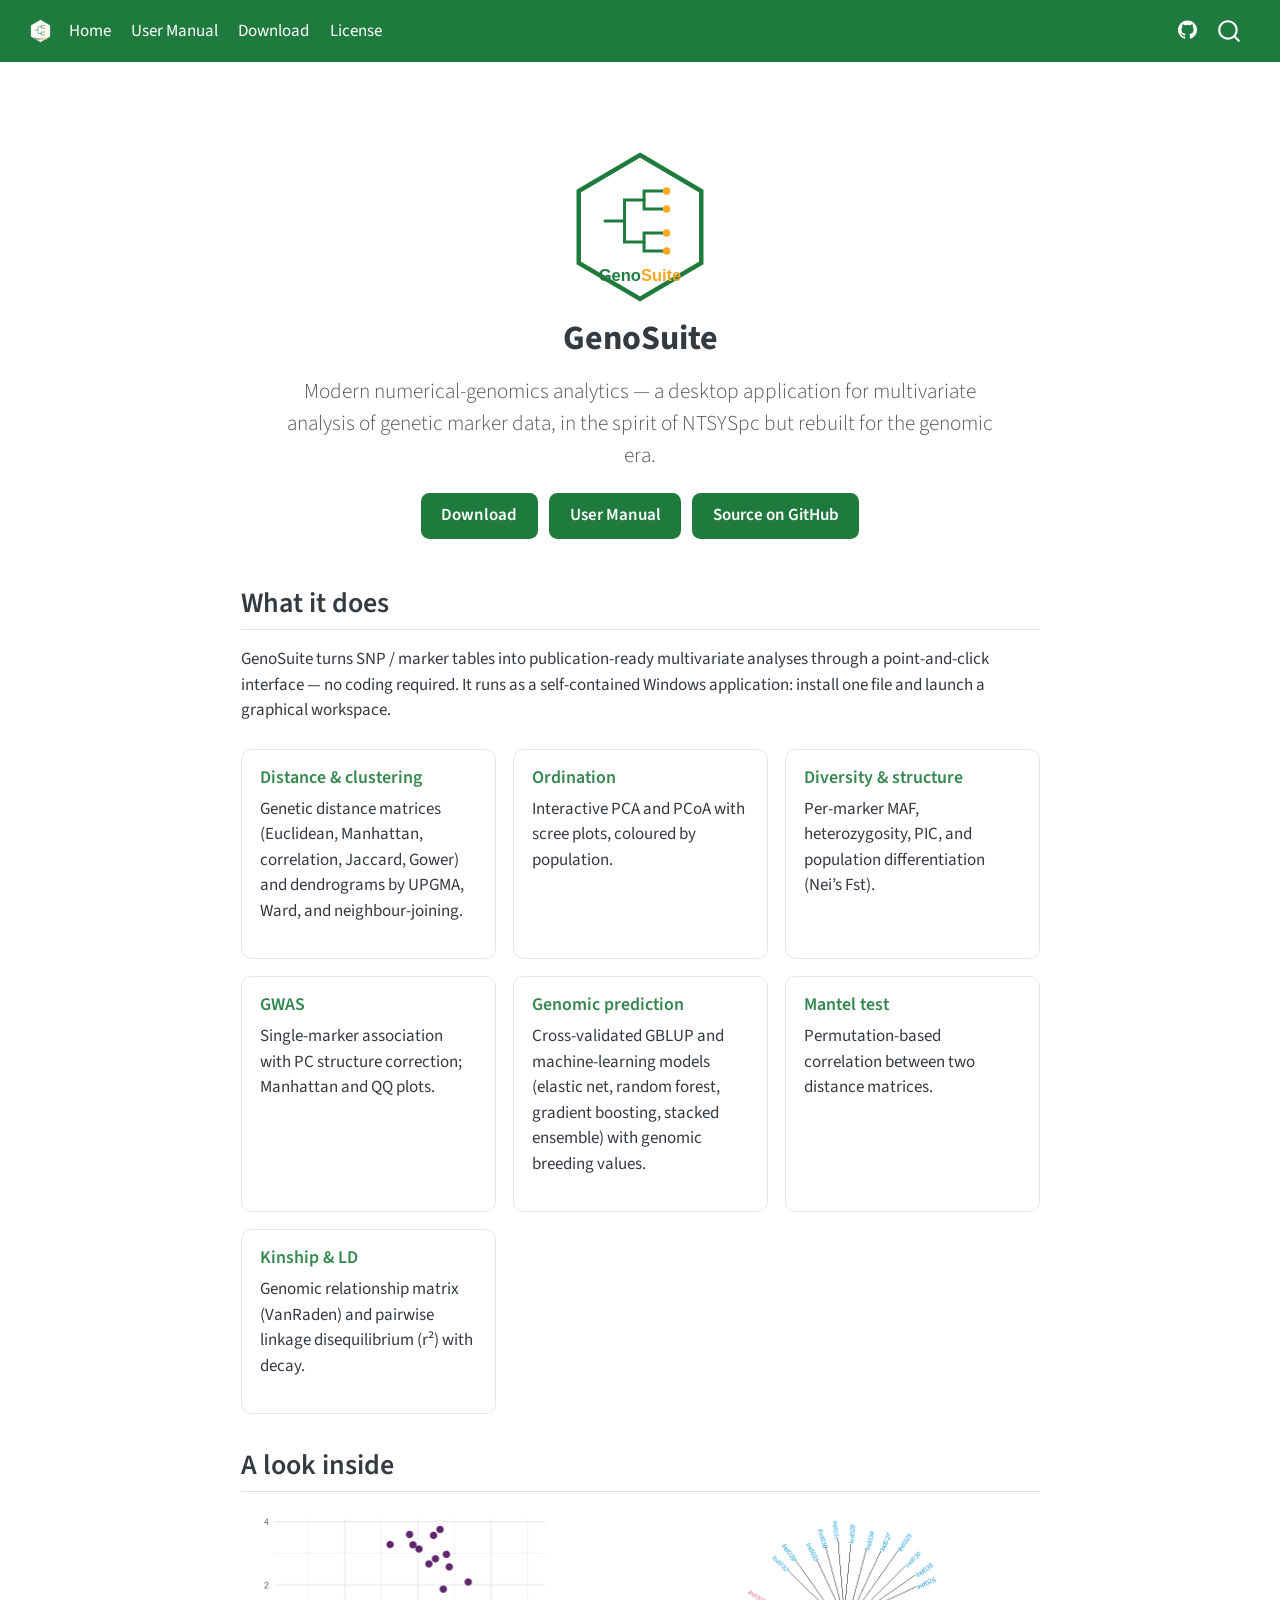
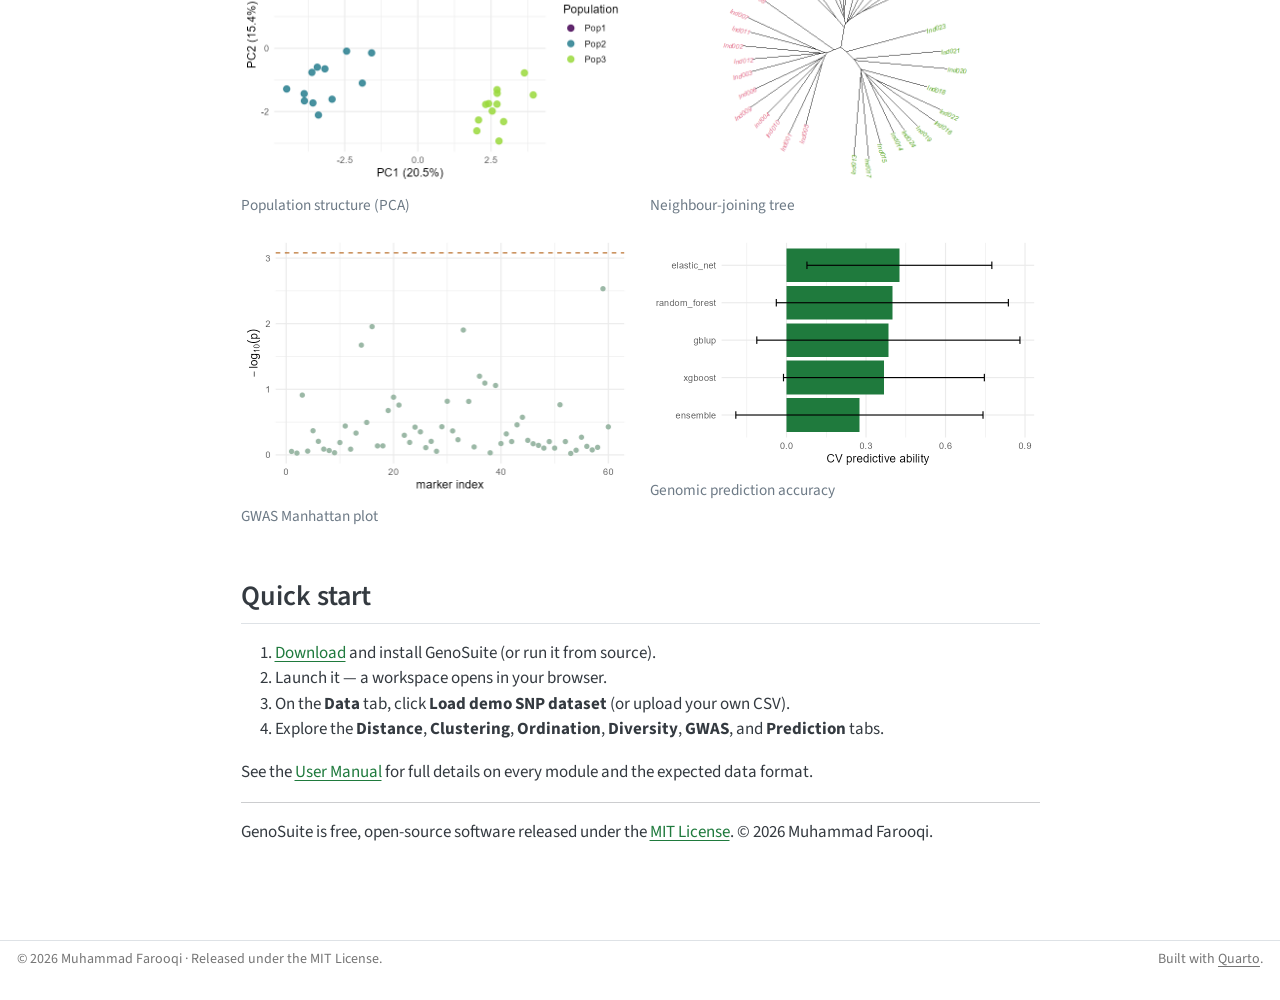
<file: docs/index.html>
<!DOCTYPE html>
<html xmlns="http://www.w3.org/1999/xhtml" lang="en" xml:lang="en"><head>

<meta charset="utf-8">
<meta name="generator" content="quarto-1.9.37">

<meta name="viewport" content="width=device-width, initial-scale=1.0, user-scalable=yes">


<title>GenoSuite</title>
<style>
/* Default styles provided by pandoc.
** See https://pandoc.org/MANUAL.html#variables-for-html for config info.
*/
code{white-space: pre-wrap;}
span.smallcaps{font-variant: small-caps;}
div.columns{display: flex; gap: min(4vw, 1.5em);}
div.column{flex: auto; overflow-x: auto;}
div.hanging-indent{margin-left: 1.5em; text-indent: -1.5em;}
ul.task-list{list-style: none;}
ul.task-list li input[type="checkbox"] {
  width: 0.8em;
  margin: 0 0.8em 0.2em -1em; /* quarto-specific, see https://github.com/quarto-dev/quarto-cli/issues/4556 */ 
  vertical-align: middle;
}
</style>


<script src="site_libs/quarto-nav/quarto-nav.js"></script>
<script src="site_libs/quarto-nav/headroom.min.js"></script>
<script src="site_libs/clipboard/clipboard.min.js"></script>
<script src="site_libs/quarto-search/autocomplete.umd.js"></script>
<script src="site_libs/quarto-search/fuse.min.js"></script>
<script src="site_libs/quarto-search/quarto-search.js"></script>
<meta name="quarto:offset" content="./">
<link href="./images/logo.svg" rel="icon" type="image/svg+xml">
<script src="site_libs/quarto-html/quarto.js" type="module"></script>
<script src="site_libs/quarto-html/tabsets/tabsets.js" type="module"></script>
<script src="site_libs/quarto-html/popper.min.js"></script>
<script src="site_libs/quarto-html/tippy.umd.min.js"></script>
<script src="site_libs/quarto-html/anchor.min.js"></script>
<link href="site_libs/quarto-html/tippy.css" rel="stylesheet">
<link href="site_libs/quarto-html/quarto-syntax-highlighting-7f8f88aac4f3542376d5c11b86a4c14d.css" rel="stylesheet" id="quarto-text-highlighting-styles">
<script src="site_libs/bootstrap/bootstrap.min.js"></script>
<link href="site_libs/bootstrap/bootstrap-icons.css" rel="stylesheet">
<link href="site_libs/bootstrap/bootstrap-7f2a425d2e9b5c5eeaa6651102116ebf.min.css" rel="stylesheet" append-hash="true" id="quarto-bootstrap" data-mode="light">
<script id="quarto-search-options" type="application/json">{
  "location": "navbar",
  "copy-button": false,
  "collapse-after": 3,
  "panel-placement": "end",
  "type": "overlay",
  "limit": 50,
  "keyboard-shortcut": [
    "f",
    "/",
    "s"
  ],
  "show-item-context": false,
  "language": {
    "search-no-results-text": "No results",
    "search-matching-documents-text": "matching documents",
    "search-copy-link-title": "Copy link to search",
    "search-hide-matches-text": "Hide additional matches",
    "search-more-match-text": "more match in this document",
    "search-more-matches-text": "more matches in this document",
    "search-clear-button-title": "Clear",
    "search-text-placeholder": "",
    "search-detached-cancel-button-title": "Cancel",
    "search-submit-button-title": "Submit",
    "search-label": "Search"
  }
}</script>
<style>html{ scroll-behavior: smooth; }</style>


</head>

<body class="nav-fixed fullcontent quarto-light">

<div id="quarto-search-results"></div>
  <header id="quarto-header" class="headroom fixed-top">
    <nav class="navbar navbar-expand-lg " data-bs-theme="dark">
      <div class="navbar-container container-fluid">
      <div class="navbar-brand-container mx-auto">
    <a href="./index.html" class="navbar-brand navbar-brand-logo">
    <img src="./images/logo.svg" alt="" class="navbar-logo light-content">
    <img src="./images/logo.svg" alt="" class="navbar-logo dark-content">
    </a>
  </div>
            <div id="quarto-search" class="" title="Search"></div>
          <button class="navbar-toggler" type="button" data-bs-toggle="collapse" data-bs-target="#navbarCollapse" aria-controls="navbarCollapse" role="menu" aria-expanded="false" aria-label="Toggle navigation" onclick="if (window.quartoToggleHeadroom) { window.quartoToggleHeadroom(); }">
  <span class="navbar-toggler-icon"></span>
</button>
          <div class="collapse navbar-collapse" id="navbarCollapse">
            <ul class="navbar-nav navbar-nav-scroll me-auto">
  <li class="nav-item">
    <a class="nav-link active" href="./index.html" aria-current="page"> 
<span class="menu-text">Home</span></a>
  </li>  
  <li class="nav-item">
    <a class="nav-link" href="./manual.html"> 
<span class="menu-text">User Manual</span></a>
  </li>  
  <li class="nav-item">
    <a class="nav-link" href="./download.html"> 
<span class="menu-text">Download</span></a>
  </li>  
  <li class="nav-item">
    <a class="nav-link" href="./license.html"> 
<span class="menu-text">License</span></a>
  </li>  
</ul>
            <ul class="navbar-nav navbar-nav-scroll ms-auto">
  <li class="nav-item compact">
    <a class="nav-link" href="https://github.com/mqfarooqi1/GenoSuite"> <i class="bi bi-github" role="img" aria-label="GitHub">
</i> 
<span class="menu-text"></span></a>
  </li>  
</ul>
          </div> <!-- /navcollapse -->
            <div class="quarto-navbar-tools">
</div>
      </div> <!-- /container-fluid -->
    </nav>
</header>
<!-- content -->
<div id="quarto-content" class="quarto-container page-columns page-rows-contents page-layout-article page-navbar">
<!-- sidebar -->
<!-- margin-sidebar -->
    
<!-- main -->
<main class="content" id="quarto-document-content"><header id="title-block-header" class="quarto-title-block"></header>




<div class="hero">
<p><img src="images/logo.svg" class="img-fluid"></p>
<section id="genosuite" class="level1">
<h1>GenoSuite</h1>
<div class="lead">
<p>Modern numerical-genomics analytics — a desktop application for multivariate analysis of genetic marker data, in the spirit of NTSYSpc but rebuilt for the genomic era.</p>
</div>
<p><a href="./download.html" class="btn-genosuite">Download</a> <a href="./manual.html" class="btn-genosuite">User Manual</a> <a href="https://github.com/mqfarooqi1/GenoSuite" class="btn-genosuite">Source on GitHub</a></p>
</section>
</div>
<section id="what-it-does" class="level2">
<h2 class="anchored" data-anchor-id="what-it-does">What it does</h2>
<p>GenoSuite turns SNP / marker tables into publication-ready multivariate analyses through a point-and-click interface — no coding required. It runs as a self-contained Windows application: install one file and launch a graphical workspace.</p>
<div class="feature-grid">
<section id="distance-clustering" class="level3 card">
<h3 class="anchored" data-anchor-id="distance-clustering">Distance &amp; clustering</h3>
<p>Genetic distance matrices (Euclidean, Manhattan, correlation, Jaccard, Gower) and dendrograms by UPGMA, Ward, and neighbour-joining.</p>
</section>
<section id="ordination" class="level3 card">
<h3 class="anchored" data-anchor-id="ordination">Ordination</h3>
<p>Interactive PCA and PCoA with scree plots, coloured by population.</p>
</section>
<section id="diversity-structure" class="level3 card">
<h3 class="anchored" data-anchor-id="diversity-structure">Diversity &amp; structure</h3>
<p>Per-marker MAF, heterozygosity, PIC, and population differentiation (Nei’s Fst).</p>
</section>
<section id="gwas" class="level3 card">
<h3 class="anchored" data-anchor-id="gwas">GWAS</h3>
<p>Single-marker association with PC structure correction; Manhattan and QQ plots.</p>
</section>
<section id="genomic-prediction" class="level3 card">
<h3 class="anchored" data-anchor-id="genomic-prediction">Genomic prediction</h3>
<p>Cross-validated GBLUP and machine-learning models (elastic net, random forest, gradient boosting, stacked ensemble) with genomic breeding values.</p>
</section>
<section id="mantel-test" class="level3 card">
<h3 class="anchored" data-anchor-id="mantel-test">Mantel test</h3>
<p>Permutation-based correlation between two distance matrices.</p>
</section>
<section id="kinship-ld" class="level3 card">
<h3 class="anchored" data-anchor-id="kinship-ld">Kinship &amp; LD</h3>
<p>Genomic relationship matrix (VanRaden) and pairwise linkage disequilibrium (r²) with decay.</p>
</section>
</div>
</section>
<section id="a-look-inside" class="level2">
<h2 class="anchored" data-anchor-id="a-look-inside">A look inside</h2>
<div class="quarto-layout-panel" data-layout-ncol="2">
<div class="quarto-layout-row">
<div class="quarto-layout-cell" style="flex-basis: 50.0%;justify-content: flex-start;">
<div class="quarto-figure quarto-figure-center">
<figure class="figure">
<p><img src="images/pca.png" class="img-fluid figure-img"></p>
<figcaption>Population structure (PCA)</figcaption>
</figure>
</div>
</div>
<div class="quarto-layout-cell" style="flex-basis: 50.0%;justify-content: flex-start;">
<div class="quarto-figure quarto-figure-center">
<figure class="figure">
<p><img src="images/tree.png" class="img-fluid figure-img"></p>
<figcaption>Neighbour-joining tree</figcaption>
</figure>
</div>
</div>
</div>
<div class="quarto-layout-row">
<div class="quarto-layout-cell" style="flex-basis: 50.0%;justify-content: flex-start;">
<div class="quarto-figure quarto-figure-center">
<figure class="figure">
<p><img src="images/manhattan.png" class="img-fluid figure-img"></p>
<figcaption>GWAS Manhattan plot</figcaption>
</figure>
</div>
</div>
<div class="quarto-layout-cell" style="flex-basis: 50.0%;justify-content: flex-start;">
<div class="quarto-figure quarto-figure-center">
<figure class="figure">
<p><img src="images/prediction.png" class="img-fluid figure-img"></p>
<figcaption>Genomic prediction accuracy</figcaption>
</figure>
</div>
</div>
</div>
</div>
</section>
<section id="quick-start" class="level2">
<h2 class="anchored" data-anchor-id="quick-start">Quick start</h2>
<ol type="1">
<li><strong><a href="./download.html">Download</a></strong> and install GenoSuite (or run it from source).</li>
<li>Launch it — a workspace opens in your browser.</li>
<li>On the <strong>Data</strong> tab, click <strong>Load demo SNP dataset</strong> (or upload your own CSV).</li>
<li>Explore the <strong>Distance</strong>, <strong>Clustering</strong>, <strong>Ordination</strong>, <strong>Diversity</strong>, <strong>GWAS</strong>, and <strong>Prediction</strong> tabs.</li>
</ol>
<p>See the <strong><a href="./manual.html">User Manual</a></strong> for full details on every module and the expected data format.</p>
<hr>
<p>GenoSuite is free, open-source software released under the <a href="./license.html">MIT License</a>. © 2026 Muhammad Farooqi.</p>


</section>

</main> <!-- /main -->
<script id="quarto-html-after-body" type="application/javascript">
  window.document.addEventListener("DOMContentLoaded", function (event) {
    const icon = "";
    const anchorJS = new window.AnchorJS();
    anchorJS.options = {
      placement: 'right',
      icon: icon
    };
    anchorJS.add('.anchored');
    const isCodeAnnotation = (el) => {
      for (const clz of el.classList) {
        if (clz.startsWith('code-annotation-')) {                     
          return true;
        }
      }
      return false;
    }
    const onCopySuccess = function(e) {
      // button target
      const button = e.trigger;
      // don't keep focus
      button.blur();
      // flash "checked"
      button.classList.add('code-copy-button-checked');
      var currentTitle = button.getAttribute("title");
      button.setAttribute("title", "Copied!");
      let tooltip;
      if (window.bootstrap) {
        button.setAttribute("data-bs-toggle", "tooltip");
        button.setAttribute("data-bs-placement", "left");
        button.setAttribute("data-bs-title", "Copied!");
        tooltip = new bootstrap.Tooltip(button, 
          { trigger: "manual", 
            customClass: "code-copy-button-tooltip",
            offset: [0, -8]});
        tooltip.show();    
      }
      setTimeout(function() {
        if (tooltip) {
          tooltip.hide();
          button.removeAttribute("data-bs-title");
          button.removeAttribute("data-bs-toggle");
          button.removeAttribute("data-bs-placement");
        }
        button.setAttribute("title", currentTitle);
        button.classList.remove('code-copy-button-checked');
      }, 1000);
      // clear code selection
      e.clearSelection();
    }
    const getTextToCopy = function(trigger) {
      const outerScaffold = trigger.parentElement.cloneNode(true);
      const codeEl = outerScaffold.querySelector('code');
      for (const childEl of codeEl.children) {
        if (isCodeAnnotation(childEl)) {
          childEl.remove();
        }
      }
      return codeEl.innerText;
    }
    const clipboard = new window.ClipboardJS('.code-copy-button:not([data-in-quarto-modal])', {
      text: getTextToCopy
    });
    clipboard.on('success', onCopySuccess);
    if (window.document.getElementById('quarto-embedded-source-code-modal')) {
      const clipboardModal = new window.ClipboardJS('.code-copy-button[data-in-quarto-modal]', {
        text: getTextToCopy,
        container: window.document.getElementById('quarto-embedded-source-code-modal')
      });
      clipboardModal.on('success', onCopySuccess);
    }
      var localhostRegex = new RegExp(/^(?:http|https):\/\/localhost\:?[0-9]*\//);
      var mailtoRegex = new RegExp(/^mailto:/);
        var filterRegex = new RegExp('/' + window.location.host + '/');
      var isInternal = (href) => {
          return filterRegex.test(href) || localhostRegex.test(href) || mailtoRegex.test(href);
      }
      // Inspect non-navigation links and adorn them if external
     var links = window.document.querySelectorAll('a[href]:not(.nav-link):not(.navbar-brand):not(.toc-action):not(.sidebar-link):not(.sidebar-item-toggle):not(.pagination-link):not(.no-external):not([aria-hidden]):not(.dropdown-item):not(.quarto-navigation-tool):not(.about-link)');
      for (var i=0; i<links.length; i++) {
        const link = links[i];
        if (!isInternal(link.href)) {
          // undo the damage that might have been done by quarto-nav.js in the case of
          // links that we want to consider external
          if (link.dataset.originalHref !== undefined) {
            link.href = link.dataset.originalHref;
          }
        }
      }
    function tippyHover(el, contentFn, onTriggerFn, onUntriggerFn) {
      const config = {
        allowHTML: true,
        maxWidth: 500,
        delay: 100,
        arrow: false,
        appendTo: function(el) {
            return el.parentElement;
        },
        interactive: true,
        interactiveBorder: 10,
        theme: 'quarto',
        placement: 'bottom-start',
      };
      if (contentFn) {
        config.content = contentFn;
      }
      if (onTriggerFn) {
        config.onTrigger = onTriggerFn;
      }
      if (onUntriggerFn) {
        config.onUntrigger = onUntriggerFn;
      }
      window.tippy(el, config); 
    }
    const noterefs = window.document.querySelectorAll('a[role="doc-noteref"]');
    for (var i=0; i<noterefs.length; i++) {
      const ref = noterefs[i];
      tippyHover(ref, function() {
        // use id or data attribute instead here
        let href = ref.getAttribute('data-footnote-href') || ref.getAttribute('href');
        try { href = new URL(href).hash; } catch {}
        const id = href.replace(/^#\/?/, "");
        const note = window.document.getElementById(id);
        if (note) {
          return note.innerHTML;
        } else {
          return "";
        }
      });
    }
    const xrefs = window.document.querySelectorAll('a.quarto-xref');
    const processXRef = (id, note) => {
      // Strip column container classes
      const stripColumnClz = (el) => {
        el.classList.remove("page-full", "page-columns");
        if (el.children) {
          for (const child of el.children) {
            stripColumnClz(child);
          }
        }
      }
      stripColumnClz(note)
      if (id === null || id.startsWith('sec-')) {
        // Special case sections, only their first couple elements
        const container = document.createElement("div");
        if (note.children && note.children.length > 2) {
          container.appendChild(note.children[0].cloneNode(true));
          for (let i = 1; i < note.children.length; i++) {
            const child = note.children[i];
            if (child.tagName === "P" && child.innerText === "") {
              continue;
            } else {
              container.appendChild(child.cloneNode(true));
              break;
            }
          }
          if (window.Quarto?.typesetMath) {
            window.Quarto.typesetMath(container);
          }
          return container.innerHTML
        } else {
          if (window.Quarto?.typesetMath) {
            window.Quarto.typesetMath(note);
          }
          return note.innerHTML;
        }
      } else {
        // Remove any anchor links if they are present
        const anchorLink = note.querySelector('a.anchorjs-link');
        if (anchorLink) {
          anchorLink.remove();
        }
        if (window.Quarto?.typesetMath) {
          window.Quarto.typesetMath(note);
        }
        if (note.classList.contains("callout")) {
          return note.outerHTML;
        } else {
          return note.innerHTML;
        }
      }
    }
    for (var i=0; i<xrefs.length; i++) {
      const xref = xrefs[i];
      tippyHover(xref, undefined, function(instance) {
        instance.disable();
        let url = xref.getAttribute('href');
        let hash = undefined; 
        if (url.startsWith('#')) {
          hash = url;
        } else {
          try { hash = new URL(url).hash; } catch {}
        }
        if (hash) {
          const id = hash.replace(/^#\/?/, "");
          const note = window.document.getElementById(id);
          if (note !== null) {
            try {
              const html = processXRef(id, note.cloneNode(true));
              instance.setContent(html);
            } finally {
              instance.enable();
              instance.show();
            }
          } else {
            // See if we can fetch this
            fetch(url.split('#')[0])
            .then(res => res.text())
            .then(html => {
              const parser = new DOMParser();
              const htmlDoc = parser.parseFromString(html, "text/html");
              const note = htmlDoc.getElementById(id);
              if (note !== null) {
                const html = processXRef(id, note);
                instance.setContent(html);
              } 
            }).finally(() => {
              instance.enable();
              instance.show();
            });
          }
        } else {
          // See if we can fetch a full url (with no hash to target)
          // This is a special case and we should probably do some content thinning / targeting
          fetch(url)
          .then(res => res.text())
          .then(html => {
            const parser = new DOMParser();
            const htmlDoc = parser.parseFromString(html, "text/html");
            const note = htmlDoc.querySelector('main.content');
            if (note !== null) {
              // This should only happen for chapter cross references
              // (since there is no id in the URL)
              // remove the first header
              if (note.children.length > 0 && note.children[0].tagName === "HEADER") {
                note.children[0].remove();
              }
              const html = processXRef(null, note);
              instance.setContent(html);
            } 
          }).finally(() => {
            instance.enable();
            instance.show();
          });
        }
      }, function(instance) {
      });
    }
        let selectedAnnoteEl;
        const selectorForAnnotation = ( cell, annotation) => {
          let cellAttr = 'data-code-cell="' + cell + '"';
          let lineAttr = 'data-code-annotation="' +  annotation + '"';
          const selector = 'span[' + cellAttr + '][' + lineAttr + ']';
          return selector;
        }
        const selectCodeLines = (annoteEl) => {
          const doc = window.document;
          const targetCell = annoteEl.getAttribute("data-target-cell");
          const targetAnnotation = annoteEl.getAttribute("data-target-annotation");
          const annoteSpan = window.document.querySelector(selectorForAnnotation(targetCell, targetAnnotation));
          const lines = annoteSpan.getAttribute("data-code-lines").split(",");
          const lineIds = lines.map((line) => {
            return targetCell + "-" + line;
          })
          let top = null;
          let height = null;
          let parent = null;
          if (lineIds.length > 0) {
              //compute the position of the single el (top and bottom and make a div)
              const el = window.document.getElementById(lineIds[0]);
              top = el.offsetTop;
              height = el.offsetHeight;
              parent = el.parentElement.parentElement;
            if (lineIds.length > 1) {
              const lastEl = window.document.getElementById(lineIds[lineIds.length - 1]);
              const bottom = lastEl.offsetTop + lastEl.offsetHeight;
              height = bottom - top;
            }
            if (top !== null && height !== null && parent !== null) {
              // cook up a div (if necessary) and position it 
              let div = window.document.getElementById("code-annotation-line-highlight");
              if (div === null) {
                div = window.document.createElement("div");
                div.setAttribute("id", "code-annotation-line-highlight");
                div.style.position = 'absolute';
                parent.appendChild(div);
              }
              div.style.top = top - 2 + "px";
              div.style.height = height + 4 + "px";
              div.style.left = 0;
              let gutterDiv = window.document.getElementById("code-annotation-line-highlight-gutter");
              if (gutterDiv === null) {
                gutterDiv = window.document.createElement("div");
                gutterDiv.setAttribute("id", "code-annotation-line-highlight-gutter");
                gutterDiv.style.position = 'absolute';
                const codeCell = window.document.getElementById(targetCell);
                const gutter = codeCell.querySelector('.code-annotation-gutter');
                gutter.appendChild(gutterDiv);
              }
              gutterDiv.style.top = top - 2 + "px";
              gutterDiv.style.height = height + 4 + "px";
            }
            selectedAnnoteEl = annoteEl;
          }
        };
        const unselectCodeLines = () => {
          const elementsIds = ["code-annotation-line-highlight", "code-annotation-line-highlight-gutter"];
          elementsIds.forEach((elId) => {
            const div = window.document.getElementById(elId);
            if (div) {
              div.remove();
            }
          });
          selectedAnnoteEl = undefined;
        };
          // Handle positioning of the toggle
      window.addEventListener(
        "resize",
        throttle(() => {
          elRect = undefined;
          if (selectedAnnoteEl) {
            selectCodeLines(selectedAnnoteEl);
          }
        }, 10)
      );
      function throttle(fn, ms) {
      let throttle = false;
      let timer;
        return (...args) => {
          if(!throttle) { // first call gets through
              fn.apply(this, args);
              throttle = true;
          } else { // all the others get throttled
              if(timer) clearTimeout(timer); // cancel #2
              timer = setTimeout(() => {
                fn.apply(this, args);
                timer = throttle = false;
              }, ms);
          }
        };
      }
        // Attach click handler to the DT
        const annoteDls = window.document.querySelectorAll('dt[data-target-cell]');
        for (const annoteDlNode of annoteDls) {
          annoteDlNode.addEventListener('click', (event) => {
            const clickedEl = event.target;
            if (clickedEl !== selectedAnnoteEl) {
              unselectCodeLines();
              const activeEl = window.document.querySelector('dt[data-target-cell].code-annotation-active');
              if (activeEl) {
                activeEl.classList.remove('code-annotation-active');
              }
              selectCodeLines(clickedEl);
              clickedEl.classList.add('code-annotation-active');
            } else {
              // Unselect the line
              unselectCodeLines();
              clickedEl.classList.remove('code-annotation-active');
            }
          });
        }
    const findCites = (el) => {
      const parentEl = el.parentElement;
      if (parentEl) {
        const cites = parentEl.dataset.cites;
        if (cites) {
          return {
            el,
            cites: cites.split(' ')
          };
        } else {
          return findCites(el.parentElement)
        }
      } else {
        return undefined;
      }
    };
    var bibliorefs = window.document.querySelectorAll('a[role="doc-biblioref"]');
    for (var i=0; i<bibliorefs.length; i++) {
      const ref = bibliorefs[i];
      const citeInfo = findCites(ref);
      if (citeInfo) {
        tippyHover(citeInfo.el, function() {
          var popup = window.document.createElement('div');
          citeInfo.cites.forEach(function(cite) {
            var citeDiv = window.document.createElement('div');
            citeDiv.classList.add('hanging-indent');
            citeDiv.classList.add('csl-entry');
            var biblioDiv = window.document.getElementById('ref-' + cite);
            if (biblioDiv) {
              citeDiv.innerHTML = biblioDiv.innerHTML;
            }
            popup.appendChild(citeDiv);
          });
          return popup.innerHTML;
        });
      }
    }
  });
  </script>
</div> <!-- /content -->
<footer class="footer">
  <div class="nav-footer">
    <div class="nav-footer-left">
<p>© 2026 Muhammad Farooqi · Released under the MIT License.</p>
</div>   
    <div class="nav-footer-center">
      &nbsp;
    </div>
    <div class="nav-footer-right">
<p>Built with <a href="https://quarto.org">Quarto</a>.</p>
</div>
  </div>
</footer>




<script src="site_libs/quarto-html/zenscroll-min.js"></script>
</body></html>
</file>
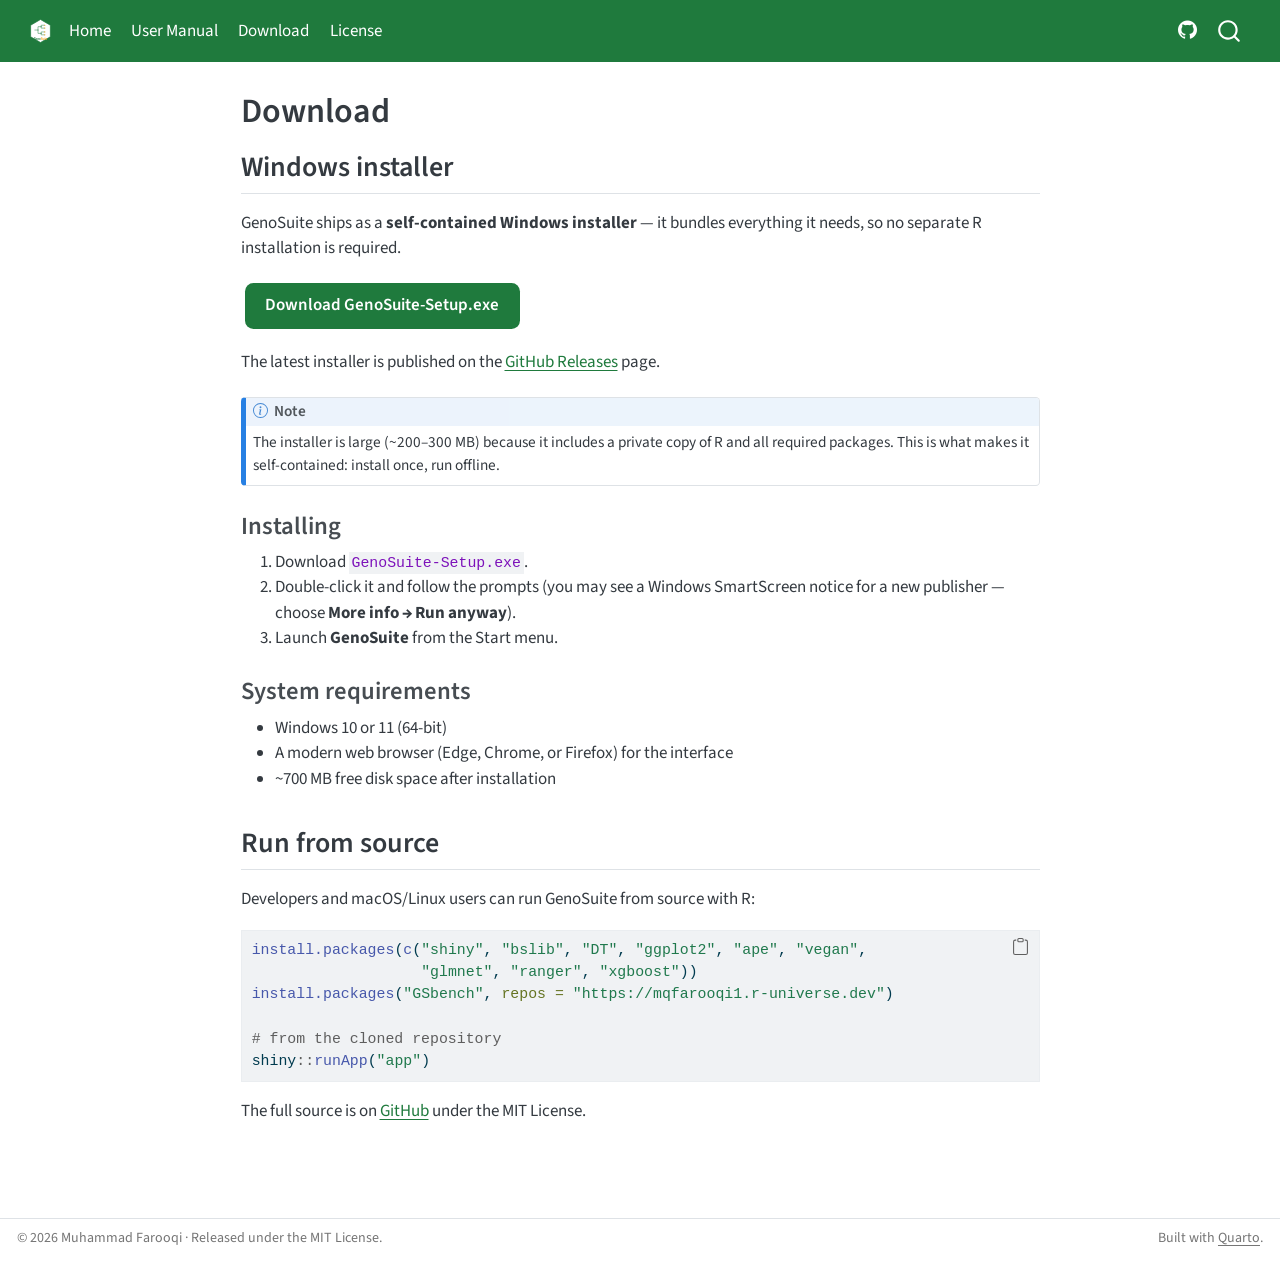
<file: docs/download.html>
<!DOCTYPE html>
<html xmlns="http://www.w3.org/1999/xhtml" lang="en" xml:lang="en"><head>

<meta charset="utf-8">
<meta name="generator" content="quarto-1.9.37">

<meta name="viewport" content="width=device-width, initial-scale=1.0, user-scalable=yes">


<title>Download – GenoSuite</title>
<style>
/* Default styles provided by pandoc.
** See https://pandoc.org/MANUAL.html#variables-for-html for config info.
*/
code{white-space: pre-wrap;}
span.smallcaps{font-variant: small-caps;}
div.columns{display: flex; gap: min(4vw, 1.5em);}
div.column{flex: auto; overflow-x: auto;}
div.hanging-indent{margin-left: 1.5em; text-indent: -1.5em;}
ul.task-list{list-style: none;}
ul.task-list li input[type="checkbox"] {
  width: 0.8em;
  margin: 0 0.8em 0.2em -1em; /* quarto-specific, see https://github.com/quarto-dev/quarto-cli/issues/4556 */ 
  vertical-align: middle;
}
/* CSS for syntax highlighting */
html { -webkit-text-size-adjust: 100%; }
pre > code.sourceCode { white-space: pre; position: relative; }
pre > code.sourceCode > span { display: inline-block; line-height: 1.25; }
pre > code.sourceCode > span:empty { height: 1.2em; }
.sourceCode { overflow: visible; }
code.sourceCode > span { color: inherit; text-decoration: inherit; }
div.sourceCode { margin: 1em 0; }
pre.sourceCode { margin: 0; }
@media screen {
div.sourceCode { overflow: auto; }
}
@media print {
pre > code.sourceCode { white-space: pre-wrap; }
pre > code.sourceCode > span { text-indent: -5em; padding-left: 5em; }
}
pre.numberSource code
  { counter-reset: source-line 0; }
pre.numberSource code > span
  { position: relative; left: -4em; counter-increment: source-line; }
pre.numberSource code > span > a:first-child::before
  { content: counter(source-line);
    position: relative; left: -1em; text-align: right; vertical-align: baseline;
    border: none; display: inline-block;
    -webkit-touch-callout: none; -webkit-user-select: none;
    -khtml-user-select: none; -moz-user-select: none;
    -ms-user-select: none; user-select: none;
    padding: 0 4px; width: 4em;
  }
pre.numberSource { margin-left: 3em;  padding-left: 4px; }
div.sourceCode
  {   }
@media screen {
pre > code.sourceCode > span > a:first-child::before { text-decoration: underline; }
}
</style>


<script src="site_libs/quarto-nav/quarto-nav.js"></script>
<script src="site_libs/quarto-nav/headroom.min.js"></script>
<script src="site_libs/clipboard/clipboard.min.js"></script>
<script src="site_libs/quarto-search/autocomplete.umd.js"></script>
<script src="site_libs/quarto-search/fuse.min.js"></script>
<script src="site_libs/quarto-search/quarto-search.js"></script>
<meta name="quarto:offset" content="./">
<link href="./images/logo.svg" rel="icon" type="image/svg+xml">
<script src="site_libs/quarto-html/quarto.js" type="module"></script>
<script src="site_libs/quarto-html/tabsets/tabsets.js" type="module"></script>
<script src="site_libs/quarto-html/popper.min.js"></script>
<script src="site_libs/quarto-html/tippy.umd.min.js"></script>
<script src="site_libs/quarto-html/anchor.min.js"></script>
<link href="site_libs/quarto-html/tippy.css" rel="stylesheet">
<link href="site_libs/quarto-html/quarto-syntax-highlighting-7f8f88aac4f3542376d5c11b86a4c14d.css" rel="stylesheet" id="quarto-text-highlighting-styles">
<script src="site_libs/bootstrap/bootstrap.min.js"></script>
<link href="site_libs/bootstrap/bootstrap-icons.css" rel="stylesheet">
<link href="site_libs/bootstrap/bootstrap-7f2a425d2e9b5c5eeaa6651102116ebf.min.css" rel="stylesheet" append-hash="true" id="quarto-bootstrap" data-mode="light">
<script id="quarto-search-options" type="application/json">{
  "location": "navbar",
  "copy-button": false,
  "collapse-after": 3,
  "panel-placement": "end",
  "type": "overlay",
  "limit": 50,
  "keyboard-shortcut": [
    "f",
    "/",
    "s"
  ],
  "show-item-context": false,
  "language": {
    "search-no-results-text": "No results",
    "search-matching-documents-text": "matching documents",
    "search-copy-link-title": "Copy link to search",
    "search-hide-matches-text": "Hide additional matches",
    "search-more-match-text": "more match in this document",
    "search-more-matches-text": "more matches in this document",
    "search-clear-button-title": "Clear",
    "search-text-placeholder": "",
    "search-detached-cancel-button-title": "Cancel",
    "search-submit-button-title": "Submit",
    "search-label": "Search"
  }
}</script>
<style>html{ scroll-behavior: smooth; }</style>


</head>

<body class="nav-fixed fullcontent quarto-light">

<div id="quarto-search-results"></div>
  <header id="quarto-header" class="headroom fixed-top">
    <nav class="navbar navbar-expand-lg " data-bs-theme="dark">
      <div class="navbar-container container-fluid">
      <div class="navbar-brand-container mx-auto">
    <a href="./index.html" class="navbar-brand navbar-brand-logo">
    <img src="./images/logo.svg" alt="" class="navbar-logo light-content">
    <img src="./images/logo.svg" alt="" class="navbar-logo dark-content">
    </a>
  </div>
            <div id="quarto-search" class="" title="Search"></div>
          <button class="navbar-toggler" type="button" data-bs-toggle="collapse" data-bs-target="#navbarCollapse" aria-controls="navbarCollapse" role="menu" aria-expanded="false" aria-label="Toggle navigation" onclick="if (window.quartoToggleHeadroom) { window.quartoToggleHeadroom(); }">
  <span class="navbar-toggler-icon"></span>
</button>
          <div class="collapse navbar-collapse" id="navbarCollapse">
            <ul class="navbar-nav navbar-nav-scroll me-auto">
  <li class="nav-item">
    <a class="nav-link" href="./index.html"> 
<span class="menu-text">Home</span></a>
  </li>  
  <li class="nav-item">
    <a class="nav-link" href="./manual.html"> 
<span class="menu-text">User Manual</span></a>
  </li>  
  <li class="nav-item">
    <a class="nav-link active" href="./download.html" aria-current="page"> 
<span class="menu-text">Download</span></a>
  </li>  
  <li class="nav-item">
    <a class="nav-link" href="./license.html"> 
<span class="menu-text">License</span></a>
  </li>  
</ul>
            <ul class="navbar-nav navbar-nav-scroll ms-auto">
  <li class="nav-item compact">
    <a class="nav-link" href="https://github.com/mqfarooqi1/GenoSuite"> <i class="bi bi-github" role="img" aria-label="GitHub">
</i> 
<span class="menu-text"></span></a>
  </li>  
</ul>
          </div> <!-- /navcollapse -->
            <div class="quarto-navbar-tools">
</div>
      </div> <!-- /container-fluid -->
    </nav>
</header>
<!-- content -->
<div id="quarto-content" class="quarto-container page-columns page-rows-contents page-layout-article page-navbar">
<!-- sidebar -->
<!-- margin-sidebar -->
    
<!-- main -->
<main class="content" id="quarto-document-content">

<header id="title-block-header" class="quarto-title-block default">
<div class="quarto-title">
<h1 class="title">Download</h1>
</div>



<div class="quarto-title-meta">

    
  
    
  </div>
  


</header>


<section id="windows-installer" class="level2">
<h2 class="anchored" data-anchor-id="windows-installer">Windows installer</h2>
<p>GenoSuite ships as a <strong>self-contained Windows installer</strong> — it bundles everything it needs, so no separate R installation is required.</p>
<p><a href="https://github.com/mqfarooqi1/GenoSuite/releases/latest" class="btn-genosuite">Download GenoSuite-Setup.exe</a></p>
<p>The latest installer is published on the <strong><a href="https://github.com/mqfarooqi1/GenoSuite/releases">GitHub Releases</a></strong> page.</p>
<div class="callout callout-style-default callout-note callout-titled">
<div class="callout-header d-flex align-content-center">
<div class="callout-icon-container">
<i class="callout-icon"></i>
</div>
<div class="callout-title-container flex-fill">
Note
</div>
</div>
<div class="callout-body-container callout-body">
<p>The installer is large (~200–300 MB) because it includes a private copy of R and all required packages. This is what makes it self-contained: install once, run offline.</p>
</div>
</div>
<section id="installing" class="level3">
<h3 class="anchored" data-anchor-id="installing">Installing</h3>
<ol type="1">
<li>Download <code>GenoSuite-Setup.exe</code>.</li>
<li>Double-click it and follow the prompts (you may see a Windows SmartScreen notice for a new publisher — choose <strong>More info → Run anyway</strong>).</li>
<li>Launch <strong>GenoSuite</strong> from the Start menu.</li>
</ol>
</section>
<section id="system-requirements" class="level3">
<h3 class="anchored" data-anchor-id="system-requirements">System requirements</h3>
<ul>
<li>Windows 10 or 11 (64-bit)</li>
<li>A modern web browser (Edge, Chrome, or Firefox) for the interface</li>
<li>~700 MB free disk space after installation</li>
</ul>
</section>
</section>
<section id="run-from-source" class="level2">
<h2 class="anchored" data-anchor-id="run-from-source">Run from source</h2>
<p>Developers and macOS/Linux users can run GenoSuite from source with R:</p>
<div class="code-copy-outer-scaffold"><div class="sourceCode" id="cb1"><pre class="sourceCode r code-with-copy"><code class="sourceCode r"><span id="cb1-1"><a href="#cb1-1" aria-hidden="true" tabindex="-1"></a><span class="fu">install.packages</span>(<span class="fu">c</span>(<span class="st">"shiny"</span>, <span class="st">"bslib"</span>, <span class="st">"DT"</span>, <span class="st">"ggplot2"</span>, <span class="st">"ape"</span>, <span class="st">"vegan"</span>,</span>
<span id="cb1-2"><a href="#cb1-2" aria-hidden="true" tabindex="-1"></a>                   <span class="st">"glmnet"</span>, <span class="st">"ranger"</span>, <span class="st">"xgboost"</span>))</span>
<span id="cb1-3"><a href="#cb1-3" aria-hidden="true" tabindex="-1"></a><span class="fu">install.packages</span>(<span class="st">"GSbench"</span>, <span class="at">repos =</span> <span class="st">"https://mqfarooqi1.r-universe.dev"</span>)</span>
<span id="cb1-4"><a href="#cb1-4" aria-hidden="true" tabindex="-1"></a></span>
<span id="cb1-5"><a href="#cb1-5" aria-hidden="true" tabindex="-1"></a><span class="co"># from the cloned repository</span></span>
<span id="cb1-6"><a href="#cb1-6" aria-hidden="true" tabindex="-1"></a>shiny<span class="sc">::</span><span class="fu">runApp</span>(<span class="st">"app"</span>)</span></code></pre></div><button title="Copy to Clipboard" class="code-copy-button"><i class="bi"></i></button></div>
<p>The full source is on <strong><a href="https://github.com/mqfarooqi1/GenoSuite">GitHub</a></strong> under the MIT License.</p>


</section>

</main> <!-- /main -->
<script id="quarto-html-after-body" type="application/javascript">
  window.document.addEventListener("DOMContentLoaded", function (event) {
    const icon = "";
    const anchorJS = new window.AnchorJS();
    anchorJS.options = {
      placement: 'right',
      icon: icon
    };
    anchorJS.add('.anchored');
    const isCodeAnnotation = (el) => {
      for (const clz of el.classList) {
        if (clz.startsWith('code-annotation-')) {                     
          return true;
        }
      }
      return false;
    }
    const onCopySuccess = function(e) {
      // button target
      const button = e.trigger;
      // don't keep focus
      button.blur();
      // flash "checked"
      button.classList.add('code-copy-button-checked');
      var currentTitle = button.getAttribute("title");
      button.setAttribute("title", "Copied!");
      let tooltip;
      if (window.bootstrap) {
        button.setAttribute("data-bs-toggle", "tooltip");
        button.setAttribute("data-bs-placement", "left");
        button.setAttribute("data-bs-title", "Copied!");
        tooltip = new bootstrap.Tooltip(button, 
          { trigger: "manual", 
            customClass: "code-copy-button-tooltip",
            offset: [0, -8]});
        tooltip.show();    
      }
      setTimeout(function() {
        if (tooltip) {
          tooltip.hide();
          button.removeAttribute("data-bs-title");
          button.removeAttribute("data-bs-toggle");
          button.removeAttribute("data-bs-placement");
        }
        button.setAttribute("title", currentTitle);
        button.classList.remove('code-copy-button-checked');
      }, 1000);
      // clear code selection
      e.clearSelection();
    }
    const getTextToCopy = function(trigger) {
      const outerScaffold = trigger.parentElement.cloneNode(true);
      const codeEl = outerScaffold.querySelector('code');
      for (const childEl of codeEl.children) {
        if (isCodeAnnotation(childEl)) {
          childEl.remove();
        }
      }
      return codeEl.innerText;
    }
    const clipboard = new window.ClipboardJS('.code-copy-button:not([data-in-quarto-modal])', {
      text: getTextToCopy
    });
    clipboard.on('success', onCopySuccess);
    if (window.document.getElementById('quarto-embedded-source-code-modal')) {
      const clipboardModal = new window.ClipboardJS('.code-copy-button[data-in-quarto-modal]', {
        text: getTextToCopy,
        container: window.document.getElementById('quarto-embedded-source-code-modal')
      });
      clipboardModal.on('success', onCopySuccess);
    }
      var localhostRegex = new RegExp(/^(?:http|https):\/\/localhost\:?[0-9]*\//);
      var mailtoRegex = new RegExp(/^mailto:/);
        var filterRegex = new RegExp('/' + window.location.host + '/');
      var isInternal = (href) => {
          return filterRegex.test(href) || localhostRegex.test(href) || mailtoRegex.test(href);
      }
      // Inspect non-navigation links and adorn them if external
     var links = window.document.querySelectorAll('a[href]:not(.nav-link):not(.navbar-brand):not(.toc-action):not(.sidebar-link):not(.sidebar-item-toggle):not(.pagination-link):not(.no-external):not([aria-hidden]):not(.dropdown-item):not(.quarto-navigation-tool):not(.about-link)');
      for (var i=0; i<links.length; i++) {
        const link = links[i];
        if (!isInternal(link.href)) {
          // undo the damage that might have been done by quarto-nav.js in the case of
          // links that we want to consider external
          if (link.dataset.originalHref !== undefined) {
            link.href = link.dataset.originalHref;
          }
        }
      }
    function tippyHover(el, contentFn, onTriggerFn, onUntriggerFn) {
      const config = {
        allowHTML: true,
        maxWidth: 500,
        delay: 100,
        arrow: false,
        appendTo: function(el) {
            return el.parentElement;
        },
        interactive: true,
        interactiveBorder: 10,
        theme: 'quarto',
        placement: 'bottom-start',
      };
      if (contentFn) {
        config.content = contentFn;
      }
      if (onTriggerFn) {
        config.onTrigger = onTriggerFn;
      }
      if (onUntriggerFn) {
        config.onUntrigger = onUntriggerFn;
      }
      window.tippy(el, config); 
    }
    const noterefs = window.document.querySelectorAll('a[role="doc-noteref"]');
    for (var i=0; i<noterefs.length; i++) {
      const ref = noterefs[i];
      tippyHover(ref, function() {
        // use id or data attribute instead here
        let href = ref.getAttribute('data-footnote-href') || ref.getAttribute('href');
        try { href = new URL(href).hash; } catch {}
        const id = href.replace(/^#\/?/, "");
        const note = window.document.getElementById(id);
        if (note) {
          return note.innerHTML;
        } else {
          return "";
        }
      });
    }
    const xrefs = window.document.querySelectorAll('a.quarto-xref');
    const processXRef = (id, note) => {
      // Strip column container classes
      const stripColumnClz = (el) => {
        el.classList.remove("page-full", "page-columns");
        if (el.children) {
          for (const child of el.children) {
            stripColumnClz(child);
          }
        }
      }
      stripColumnClz(note)
      if (id === null || id.startsWith('sec-')) {
        // Special case sections, only their first couple elements
        const container = document.createElement("div");
        if (note.children && note.children.length > 2) {
          container.appendChild(note.children[0].cloneNode(true));
          for (let i = 1; i < note.children.length; i++) {
            const child = note.children[i];
            if (child.tagName === "P" && child.innerText === "") {
              continue;
            } else {
              container.appendChild(child.cloneNode(true));
              break;
            }
          }
          if (window.Quarto?.typesetMath) {
            window.Quarto.typesetMath(container);
          }
          return container.innerHTML
        } else {
          if (window.Quarto?.typesetMath) {
            window.Quarto.typesetMath(note);
          }
          return note.innerHTML;
        }
      } else {
        // Remove any anchor links if they are present
        const anchorLink = note.querySelector('a.anchorjs-link');
        if (anchorLink) {
          anchorLink.remove();
        }
        if (window.Quarto?.typesetMath) {
          window.Quarto.typesetMath(note);
        }
        if (note.classList.contains("callout")) {
          return note.outerHTML;
        } else {
          return note.innerHTML;
        }
      }
    }
    for (var i=0; i<xrefs.length; i++) {
      const xref = xrefs[i];
      tippyHover(xref, undefined, function(instance) {
        instance.disable();
        let url = xref.getAttribute('href');
        let hash = undefined; 
        if (url.startsWith('#')) {
          hash = url;
        } else {
          try { hash = new URL(url).hash; } catch {}
        }
        if (hash) {
          const id = hash.replace(/^#\/?/, "");
          const note = window.document.getElementById(id);
          if (note !== null) {
            try {
              const html = processXRef(id, note.cloneNode(true));
              instance.setContent(html);
            } finally {
              instance.enable();
              instance.show();
            }
          } else {
            // See if we can fetch this
            fetch(url.split('#')[0])
            .then(res => res.text())
            .then(html => {
              const parser = new DOMParser();
              const htmlDoc = parser.parseFromString(html, "text/html");
              const note = htmlDoc.getElementById(id);
              if (note !== null) {
                const html = processXRef(id, note);
                instance.setContent(html);
              } 
            }).finally(() => {
              instance.enable();
              instance.show();
            });
          }
        } else {
          // See if we can fetch a full url (with no hash to target)
          // This is a special case and we should probably do some content thinning / targeting
          fetch(url)
          .then(res => res.text())
          .then(html => {
            const parser = new DOMParser();
            const htmlDoc = parser.parseFromString(html, "text/html");
            const note = htmlDoc.querySelector('main.content');
            if (note !== null) {
              // This should only happen for chapter cross references
              // (since there is no id in the URL)
              // remove the first header
              if (note.children.length > 0 && note.children[0].tagName === "HEADER") {
                note.children[0].remove();
              }
              const html = processXRef(null, note);
              instance.setContent(html);
            } 
          }).finally(() => {
            instance.enable();
            instance.show();
          });
        }
      }, function(instance) {
      });
    }
        let selectedAnnoteEl;
        const selectorForAnnotation = ( cell, annotation) => {
          let cellAttr = 'data-code-cell="' + cell + '"';
          let lineAttr = 'data-code-annotation="' +  annotation + '"';
          const selector = 'span[' + cellAttr + '][' + lineAttr + ']';
          return selector;
        }
        const selectCodeLines = (annoteEl) => {
          const doc = window.document;
          const targetCell = annoteEl.getAttribute("data-target-cell");
          const targetAnnotation = annoteEl.getAttribute("data-target-annotation");
          const annoteSpan = window.document.querySelector(selectorForAnnotation(targetCell, targetAnnotation));
          const lines = annoteSpan.getAttribute("data-code-lines").split(",");
          const lineIds = lines.map((line) => {
            return targetCell + "-" + line;
          })
          let top = null;
          let height = null;
          let parent = null;
          if (lineIds.length > 0) {
              //compute the position of the single el (top and bottom and make a div)
              const el = window.document.getElementById(lineIds[0]);
              top = el.offsetTop;
              height = el.offsetHeight;
              parent = el.parentElement.parentElement;
            if (lineIds.length > 1) {
              const lastEl = window.document.getElementById(lineIds[lineIds.length - 1]);
              const bottom = lastEl.offsetTop + lastEl.offsetHeight;
              height = bottom - top;
            }
            if (top !== null && height !== null && parent !== null) {
              // cook up a div (if necessary) and position it 
              let div = window.document.getElementById("code-annotation-line-highlight");
              if (div === null) {
                div = window.document.createElement("div");
                div.setAttribute("id", "code-annotation-line-highlight");
                div.style.position = 'absolute';
                parent.appendChild(div);
              }
              div.style.top = top - 2 + "px";
              div.style.height = height + 4 + "px";
              div.style.left = 0;
              let gutterDiv = window.document.getElementById("code-annotation-line-highlight-gutter");
              if (gutterDiv === null) {
                gutterDiv = window.document.createElement("div");
                gutterDiv.setAttribute("id", "code-annotation-line-highlight-gutter");
                gutterDiv.style.position = 'absolute';
                const codeCell = window.document.getElementById(targetCell);
                const gutter = codeCell.querySelector('.code-annotation-gutter');
                gutter.appendChild(gutterDiv);
              }
              gutterDiv.style.top = top - 2 + "px";
              gutterDiv.style.height = height + 4 + "px";
            }
            selectedAnnoteEl = annoteEl;
          }
        };
        const unselectCodeLines = () => {
          const elementsIds = ["code-annotation-line-highlight", "code-annotation-line-highlight-gutter"];
          elementsIds.forEach((elId) => {
            const div = window.document.getElementById(elId);
            if (div) {
              div.remove();
            }
          });
          selectedAnnoteEl = undefined;
        };
          // Handle positioning of the toggle
      window.addEventListener(
        "resize",
        throttle(() => {
          elRect = undefined;
          if (selectedAnnoteEl) {
            selectCodeLines(selectedAnnoteEl);
          }
        }, 10)
      );
      function throttle(fn, ms) {
      let throttle = false;
      let timer;
        return (...args) => {
          if(!throttle) { // first call gets through
              fn.apply(this, args);
              throttle = true;
          } else { // all the others get throttled
              if(timer) clearTimeout(timer); // cancel #2
              timer = setTimeout(() => {
                fn.apply(this, args);
                timer = throttle = false;
              }, ms);
          }
        };
      }
        // Attach click handler to the DT
        const annoteDls = window.document.querySelectorAll('dt[data-target-cell]');
        for (const annoteDlNode of annoteDls) {
          annoteDlNode.addEventListener('click', (event) => {
            const clickedEl = event.target;
            if (clickedEl !== selectedAnnoteEl) {
              unselectCodeLines();
              const activeEl = window.document.querySelector('dt[data-target-cell].code-annotation-active');
              if (activeEl) {
                activeEl.classList.remove('code-annotation-active');
              }
              selectCodeLines(clickedEl);
              clickedEl.classList.add('code-annotation-active');
            } else {
              // Unselect the line
              unselectCodeLines();
              clickedEl.classList.remove('code-annotation-active');
            }
          });
        }
    const findCites = (el) => {
      const parentEl = el.parentElement;
      if (parentEl) {
        const cites = parentEl.dataset.cites;
        if (cites) {
          return {
            el,
            cites: cites.split(' ')
          };
        } else {
          return findCites(el.parentElement)
        }
      } else {
        return undefined;
      }
    };
    var bibliorefs = window.document.querySelectorAll('a[role="doc-biblioref"]');
    for (var i=0; i<bibliorefs.length; i++) {
      const ref = bibliorefs[i];
      const citeInfo = findCites(ref);
      if (citeInfo) {
        tippyHover(citeInfo.el, function() {
          var popup = window.document.createElement('div');
          citeInfo.cites.forEach(function(cite) {
            var citeDiv = window.document.createElement('div');
            citeDiv.classList.add('hanging-indent');
            citeDiv.classList.add('csl-entry');
            var biblioDiv = window.document.getElementById('ref-' + cite);
            if (biblioDiv) {
              citeDiv.innerHTML = biblioDiv.innerHTML;
            }
            popup.appendChild(citeDiv);
          });
          return popup.innerHTML;
        });
      }
    }
  });
  </script>
</div> <!-- /content -->
<footer class="footer">
  <div class="nav-footer">
    <div class="nav-footer-left">
<p>© 2026 Muhammad Farooqi · Released under the MIT License.</p>
</div>   
    <div class="nav-footer-center">
      &nbsp;
    </div>
    <div class="nav-footer-right">
<p>Built with <a href="https://quarto.org">Quarto</a>.</p>
</div>
  </div>
</footer>




<script src="site_libs/quarto-html/zenscroll-min.js"></script>
</body></html>
</file>
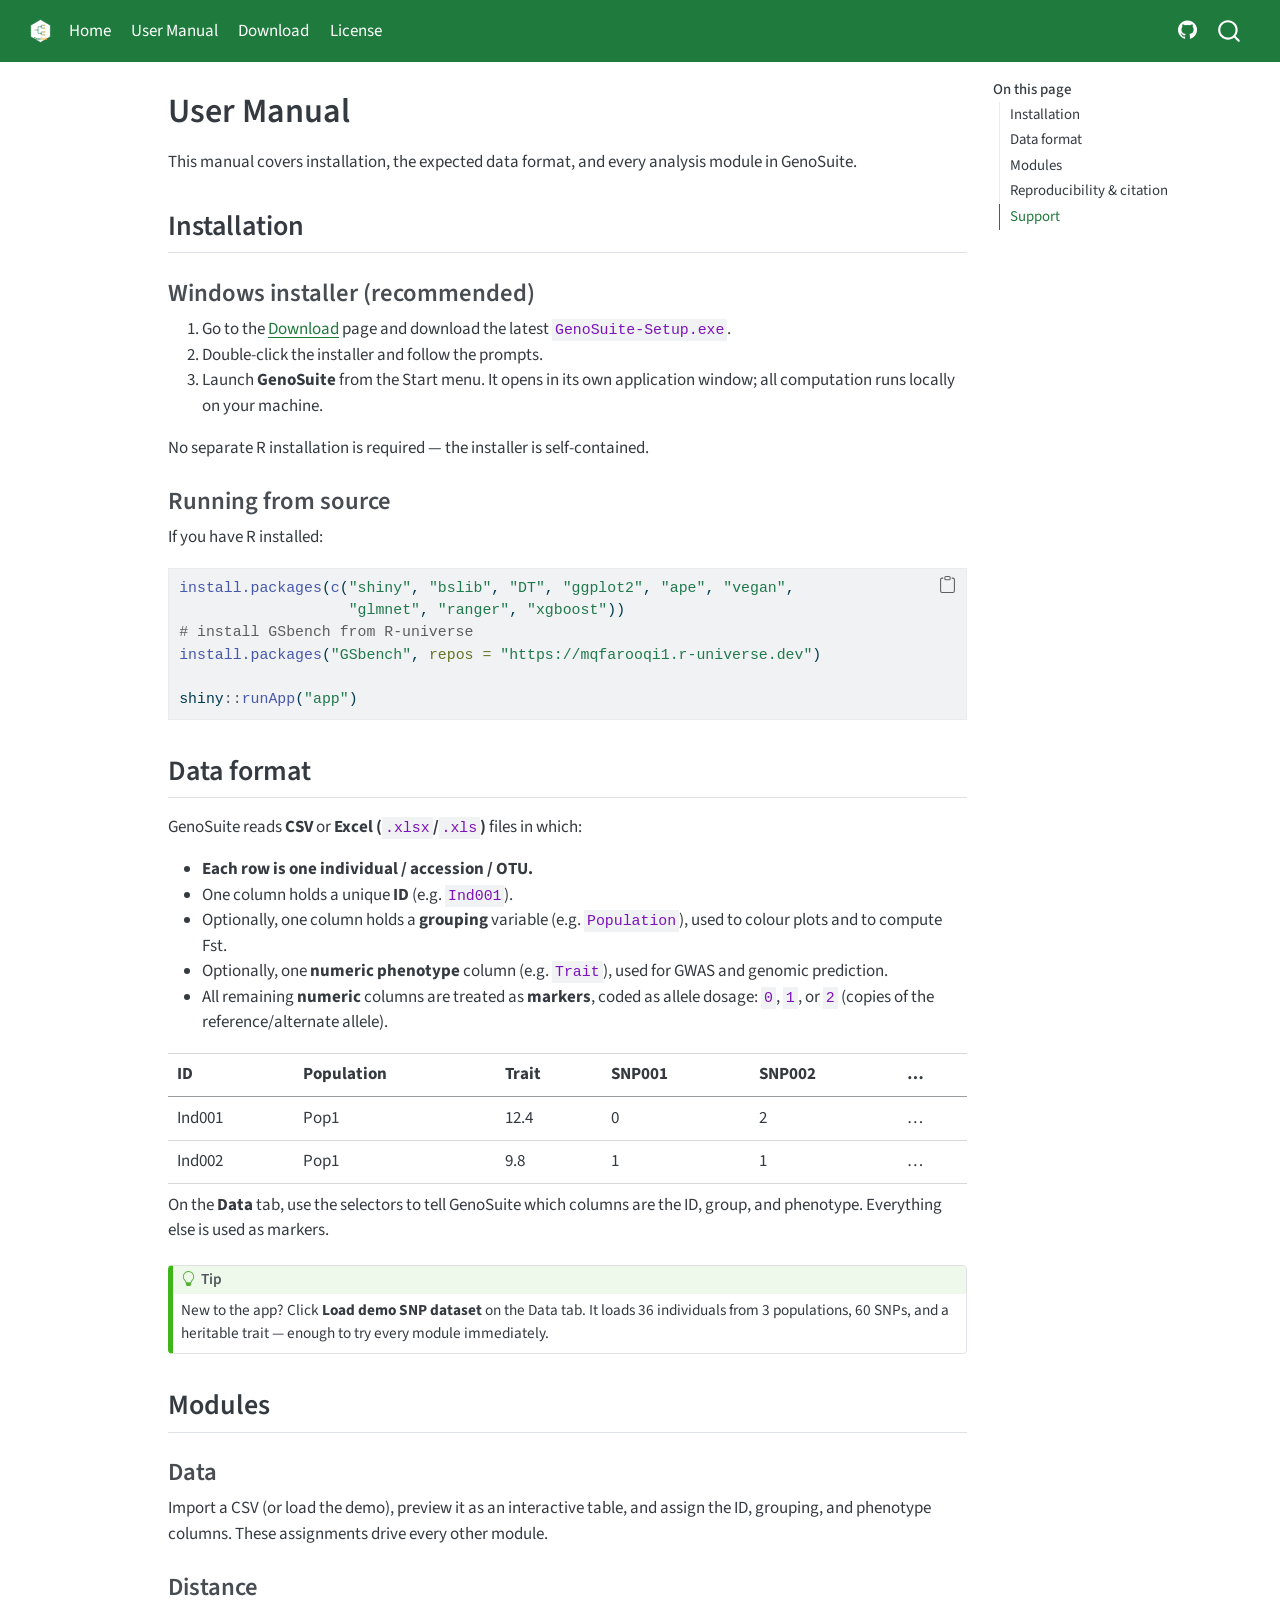
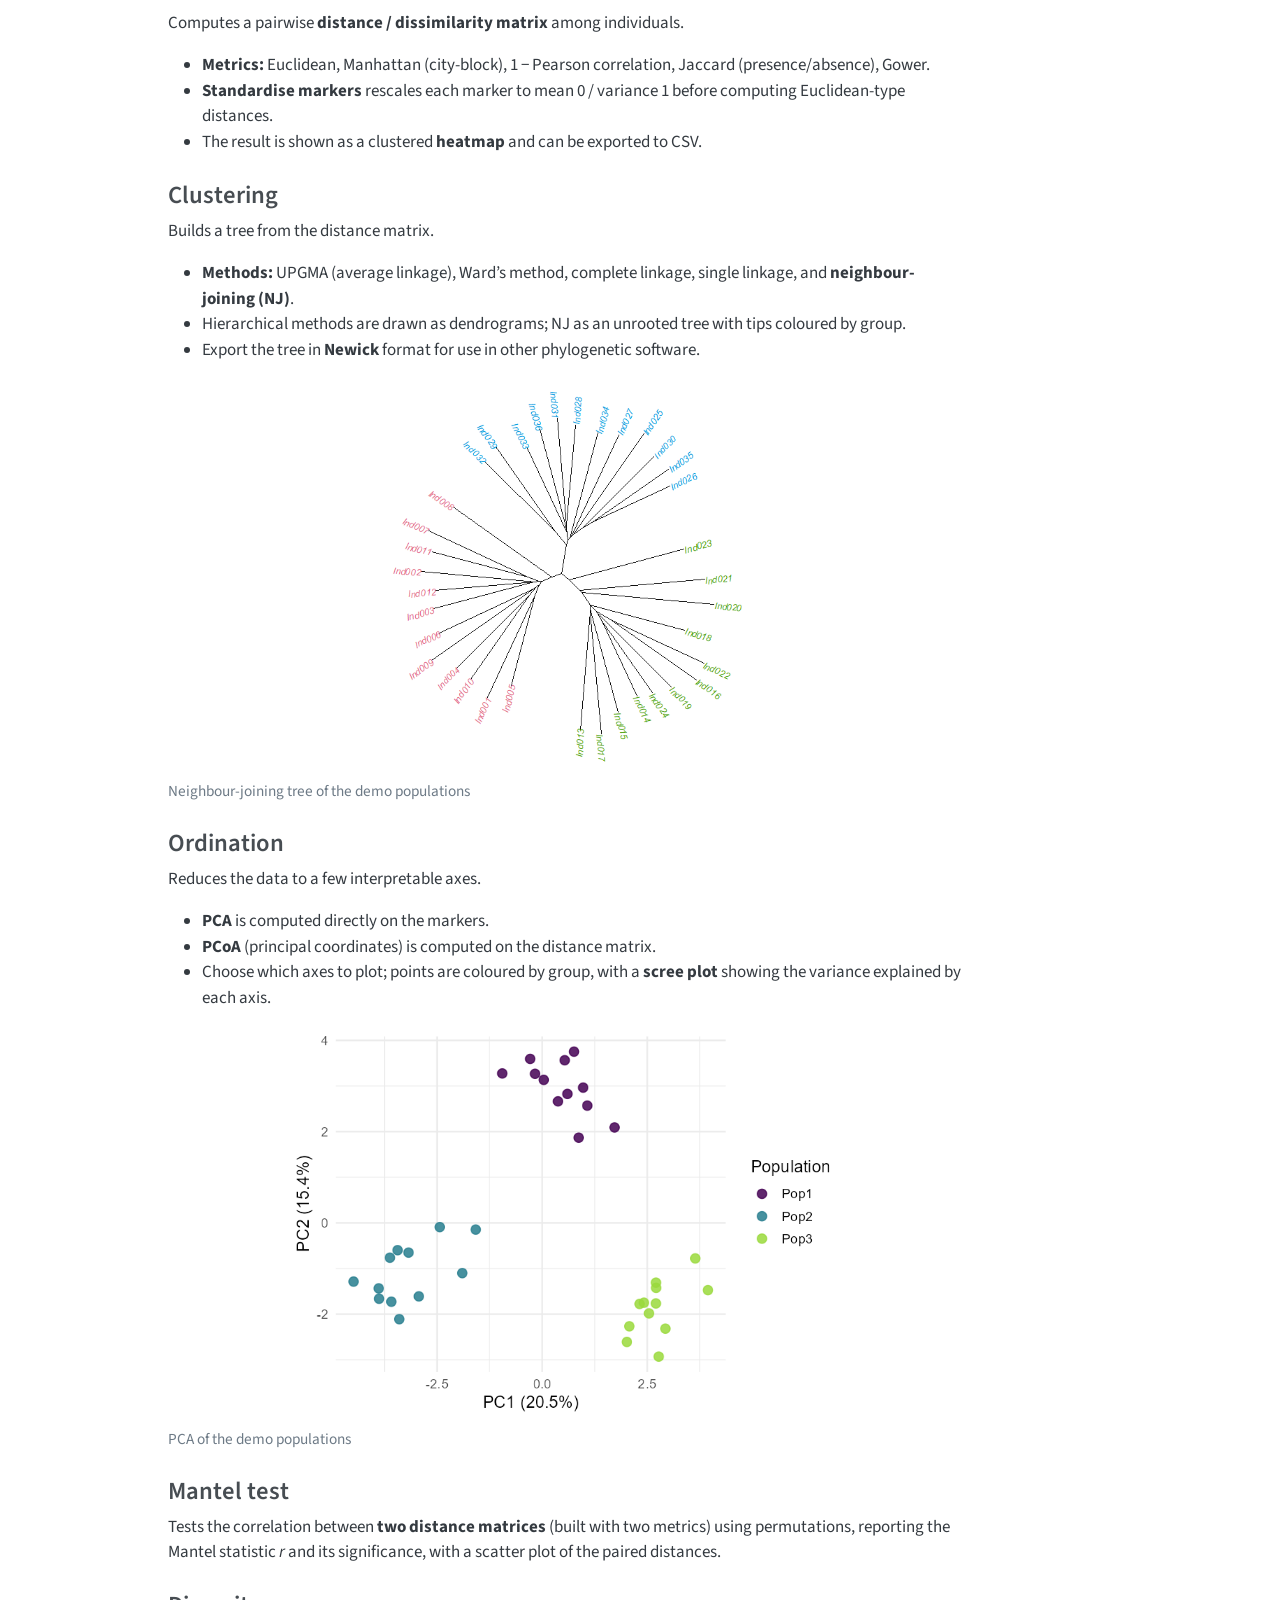
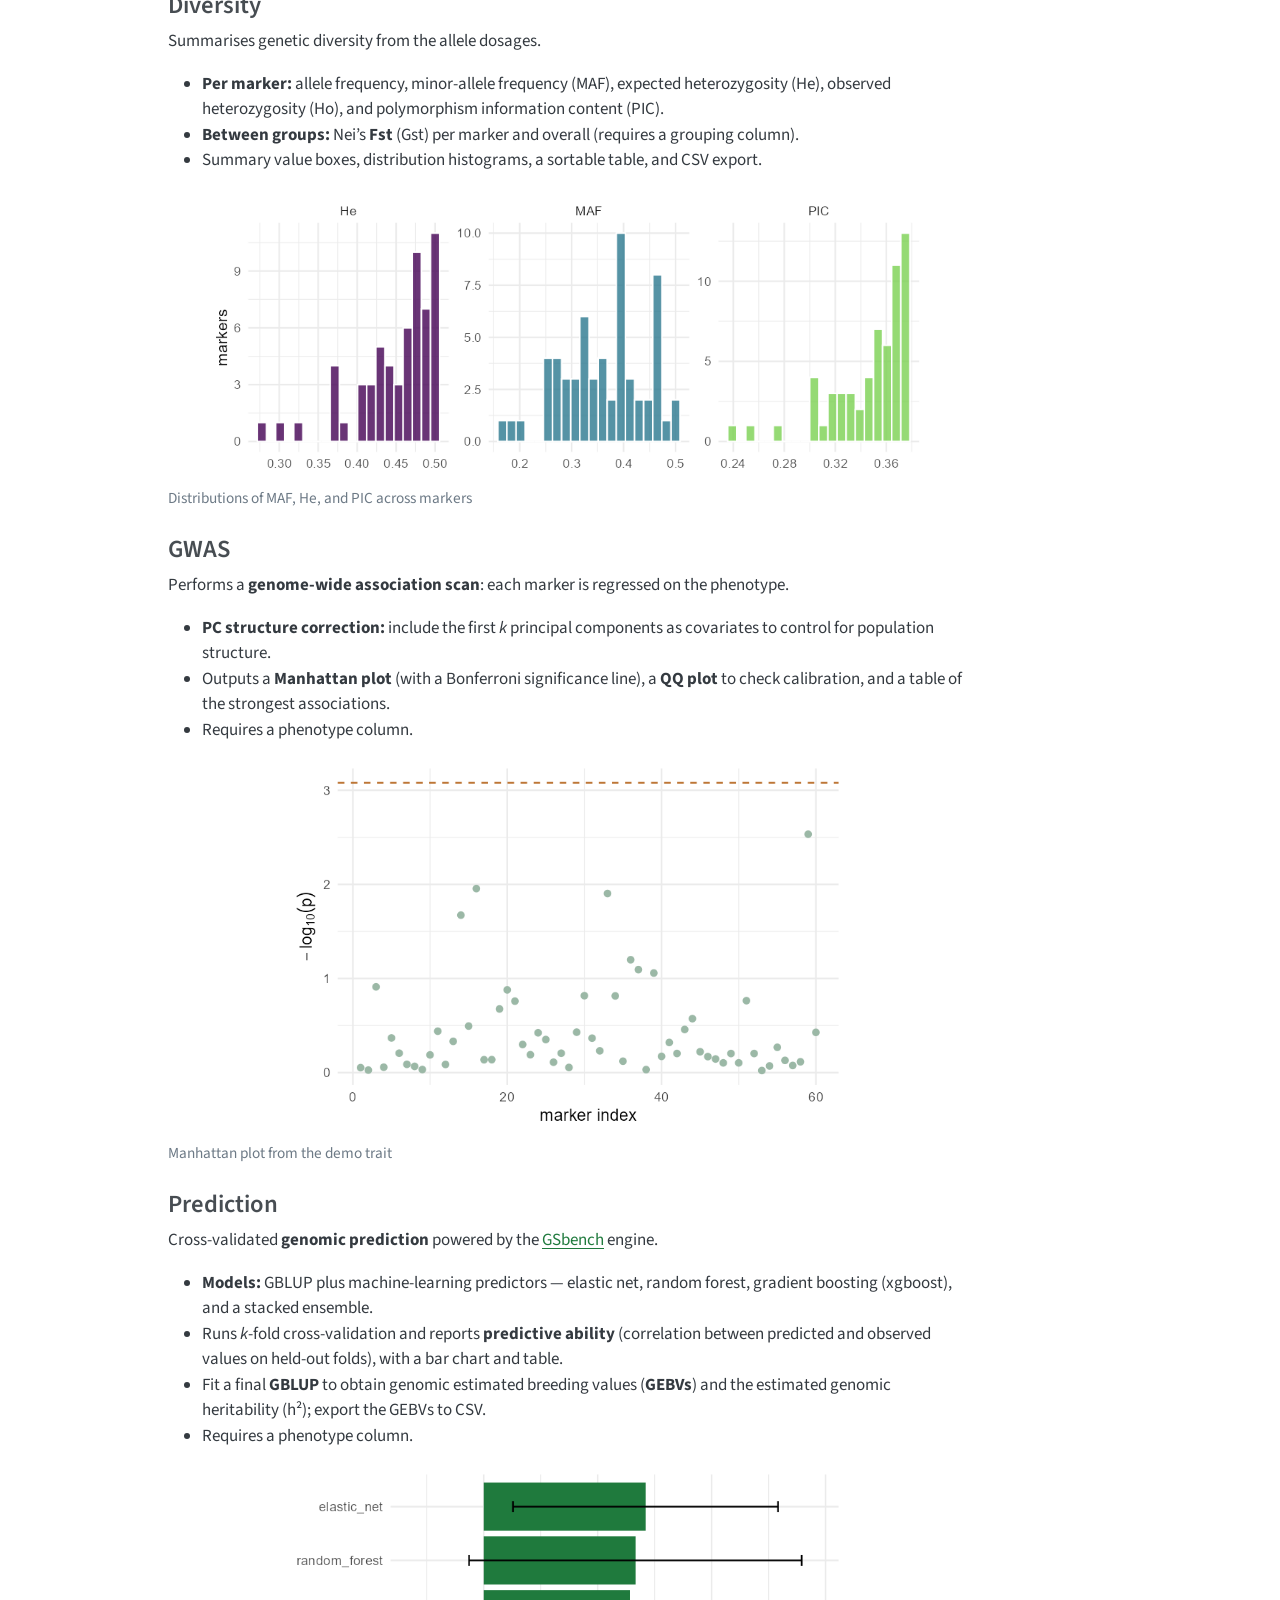
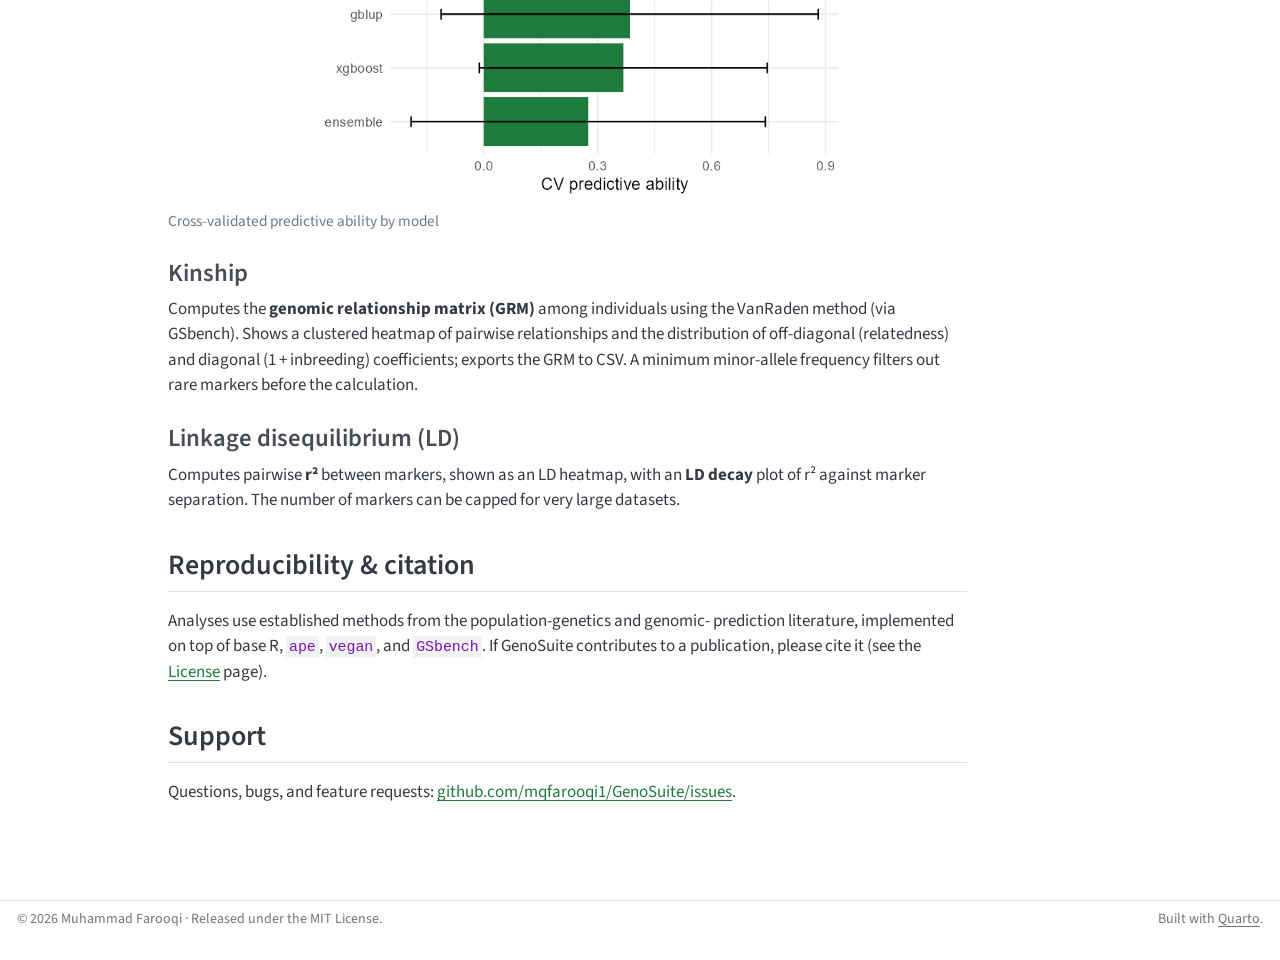
<file: docs/manual.html>
<!DOCTYPE html>
<html xmlns="http://www.w3.org/1999/xhtml" lang="en" xml:lang="en"><head>

<meta charset="utf-8">
<meta name="generator" content="quarto-1.9.37">

<meta name="viewport" content="width=device-width, initial-scale=1.0, user-scalable=yes">


<title>User Manual – GenoSuite</title>
<style>
/* Default styles provided by pandoc.
** See https://pandoc.org/MANUAL.html#variables-for-html for config info.
*/
code{white-space: pre-wrap;}
span.smallcaps{font-variant: small-caps;}
div.columns{display: flex; gap: min(4vw, 1.5em);}
div.column{flex: auto; overflow-x: auto;}
div.hanging-indent{margin-left: 1.5em; text-indent: -1.5em;}
ul.task-list{list-style: none;}
ul.task-list li input[type="checkbox"] {
  width: 0.8em;
  margin: 0 0.8em 0.2em -1em; /* quarto-specific, see https://github.com/quarto-dev/quarto-cli/issues/4556 */ 
  vertical-align: middle;
}
/* CSS for syntax highlighting */
html { -webkit-text-size-adjust: 100%; }
pre > code.sourceCode { white-space: pre; position: relative; }
pre > code.sourceCode > span { display: inline-block; line-height: 1.25; }
pre > code.sourceCode > span:empty { height: 1.2em; }
.sourceCode { overflow: visible; }
code.sourceCode > span { color: inherit; text-decoration: inherit; }
div.sourceCode { margin: 1em 0; }
pre.sourceCode { margin: 0; }
@media screen {
div.sourceCode { overflow: auto; }
}
@media print {
pre > code.sourceCode { white-space: pre-wrap; }
pre > code.sourceCode > span { text-indent: -5em; padding-left: 5em; }
}
pre.numberSource code
  { counter-reset: source-line 0; }
pre.numberSource code > span
  { position: relative; left: -4em; counter-increment: source-line; }
pre.numberSource code > span > a:first-child::before
  { content: counter(source-line);
    position: relative; left: -1em; text-align: right; vertical-align: baseline;
    border: none; display: inline-block;
    -webkit-touch-callout: none; -webkit-user-select: none;
    -khtml-user-select: none; -moz-user-select: none;
    -ms-user-select: none; user-select: none;
    padding: 0 4px; width: 4em;
  }
pre.numberSource { margin-left: 3em;  padding-left: 4px; }
div.sourceCode
  {   }
@media screen {
pre > code.sourceCode > span > a:first-child::before { text-decoration: underline; }
}
</style>


<script src="site_libs/quarto-nav/quarto-nav.js"></script>
<script src="site_libs/quarto-nav/headroom.min.js"></script>
<script src="site_libs/clipboard/clipboard.min.js"></script>
<script src="site_libs/quarto-search/autocomplete.umd.js"></script>
<script src="site_libs/quarto-search/fuse.min.js"></script>
<script src="site_libs/quarto-search/quarto-search.js"></script>
<meta name="quarto:offset" content="./">
<link href="./images/logo.svg" rel="icon" type="image/svg+xml">
<script src="site_libs/quarto-html/quarto.js" type="module"></script>
<script src="site_libs/quarto-html/tabsets/tabsets.js" type="module"></script>
<script src="site_libs/quarto-html/popper.min.js"></script>
<script src="site_libs/quarto-html/tippy.umd.min.js"></script>
<script src="site_libs/quarto-html/anchor.min.js"></script>
<link href="site_libs/quarto-html/tippy.css" rel="stylesheet">
<link href="site_libs/quarto-html/quarto-syntax-highlighting-7f8f88aac4f3542376d5c11b86a4c14d.css" rel="stylesheet" id="quarto-text-highlighting-styles">
<script src="site_libs/bootstrap/bootstrap.min.js"></script>
<link href="site_libs/bootstrap/bootstrap-icons.css" rel="stylesheet">
<link href="site_libs/bootstrap/bootstrap-7f2a425d2e9b5c5eeaa6651102116ebf.min.css" rel="stylesheet" append-hash="true" id="quarto-bootstrap" data-mode="light">
<script id="quarto-search-options" type="application/json">{
  "location": "navbar",
  "copy-button": false,
  "collapse-after": 3,
  "panel-placement": "end",
  "type": "overlay",
  "limit": 50,
  "keyboard-shortcut": [
    "f",
    "/",
    "s"
  ],
  "show-item-context": false,
  "language": {
    "search-no-results-text": "No results",
    "search-matching-documents-text": "matching documents",
    "search-copy-link-title": "Copy link to search",
    "search-hide-matches-text": "Hide additional matches",
    "search-more-match-text": "more match in this document",
    "search-more-matches-text": "more matches in this document",
    "search-clear-button-title": "Clear",
    "search-text-placeholder": "",
    "search-detached-cancel-button-title": "Cancel",
    "search-submit-button-title": "Submit",
    "search-label": "Search"
  }
}</script>
<style>html{ scroll-behavior: smooth; }</style>


</head>

<body class="nav-fixed quarto-light">

<div id="quarto-search-results"></div>
  <header id="quarto-header" class="headroom fixed-top">
    <nav class="navbar navbar-expand-lg " data-bs-theme="dark">
      <div class="navbar-container container-fluid">
      <div class="navbar-brand-container mx-auto">
    <a href="./index.html" class="navbar-brand navbar-brand-logo">
    <img src="./images/logo.svg" alt="" class="navbar-logo light-content">
    <img src="./images/logo.svg" alt="" class="navbar-logo dark-content">
    </a>
  </div>
            <div id="quarto-search" class="" title="Search"></div>
          <button class="navbar-toggler" type="button" data-bs-toggle="collapse" data-bs-target="#navbarCollapse" aria-controls="navbarCollapse" role="menu" aria-expanded="false" aria-label="Toggle navigation" onclick="if (window.quartoToggleHeadroom) { window.quartoToggleHeadroom(); }">
  <span class="navbar-toggler-icon"></span>
</button>
          <div class="collapse navbar-collapse" id="navbarCollapse">
            <ul class="navbar-nav navbar-nav-scroll me-auto">
  <li class="nav-item">
    <a class="nav-link" href="./index.html"> 
<span class="menu-text">Home</span></a>
  </li>  
  <li class="nav-item">
    <a class="nav-link active" href="./manual.html" aria-current="page"> 
<span class="menu-text">User Manual</span></a>
  </li>  
  <li class="nav-item">
    <a class="nav-link" href="./download.html"> 
<span class="menu-text">Download</span></a>
  </li>  
  <li class="nav-item">
    <a class="nav-link" href="./license.html"> 
<span class="menu-text">License</span></a>
  </li>  
</ul>
            <ul class="navbar-nav navbar-nav-scroll ms-auto">
  <li class="nav-item compact">
    <a class="nav-link" href="https://github.com/mqfarooqi1/GenoSuite"> <i class="bi bi-github" role="img" aria-label="GitHub">
</i> 
<span class="menu-text"></span></a>
  </li>  
</ul>
          </div> <!-- /navcollapse -->
            <div class="quarto-navbar-tools">
</div>
      </div> <!-- /container-fluid -->
    </nav>
</header>
<!-- content -->
<div id="quarto-content" class="quarto-container page-columns page-rows-contents page-layout-article page-navbar">
<!-- sidebar -->
<!-- margin-sidebar -->
    <div id="quarto-margin-sidebar" class="sidebar margin-sidebar">
        <nav id="TOC" role="doc-toc" class="toc-active">
    <h2 id="toc-title">On this page</h2>
   
  <ul>
  <li><a href="#installation" id="toc-installation" class="nav-link active" data-scroll-target="#installation">Installation</a>
  <ul class="collapse">
  <li><a href="#windows-installer-recommended" id="toc-windows-installer-recommended" class="nav-link" data-scroll-target="#windows-installer-recommended">Windows installer (recommended)</a></li>
  <li><a href="#running-from-source" id="toc-running-from-source" class="nav-link" data-scroll-target="#running-from-source">Running from source</a></li>
  </ul></li>
  <li><a href="#data-format" id="toc-data-format" class="nav-link" data-scroll-target="#data-format">Data format</a></li>
  <li><a href="#modules" id="toc-modules" class="nav-link" data-scroll-target="#modules">Modules</a>
  <ul class="collapse">
  <li><a href="#data" id="toc-data" class="nav-link" data-scroll-target="#data">Data</a></li>
  <li><a href="#distance" id="toc-distance" class="nav-link" data-scroll-target="#distance">Distance</a></li>
  <li><a href="#clustering" id="toc-clustering" class="nav-link" data-scroll-target="#clustering">Clustering</a></li>
  <li><a href="#ordination" id="toc-ordination" class="nav-link" data-scroll-target="#ordination">Ordination</a></li>
  <li><a href="#mantel-test" id="toc-mantel-test" class="nav-link" data-scroll-target="#mantel-test">Mantel test</a></li>
  <li><a href="#diversity" id="toc-diversity" class="nav-link" data-scroll-target="#diversity">Diversity</a></li>
  <li><a href="#gwas" id="toc-gwas" class="nav-link" data-scroll-target="#gwas">GWAS</a></li>
  <li><a href="#prediction" id="toc-prediction" class="nav-link" data-scroll-target="#prediction">Prediction</a></li>
  <li><a href="#kinship" id="toc-kinship" class="nav-link" data-scroll-target="#kinship">Kinship</a></li>
  <li><a href="#linkage-disequilibrium-ld" id="toc-linkage-disequilibrium-ld" class="nav-link" data-scroll-target="#linkage-disequilibrium-ld">Linkage disequilibrium (LD)</a></li>
  </ul></li>
  <li><a href="#reproducibility-citation" id="toc-reproducibility-citation" class="nav-link" data-scroll-target="#reproducibility-citation">Reproducibility &amp; citation</a></li>
  <li><a href="#support" id="toc-support" class="nav-link" data-scroll-target="#support">Support</a></li>
  </ul>
</nav>
    </div>
<!-- main -->
<main class="content" id="quarto-document-content">

<header id="title-block-header" class="quarto-title-block default">
<div class="quarto-title">
<h1 class="title">User Manual</h1>
</div>



<div class="quarto-title-meta">

    
  
    
  </div>
  


</header>


<p>This manual covers installation, the expected data format, and every analysis module in GenoSuite.</p>
<section id="installation" class="level2">
<h2 class="anchored" data-anchor-id="installation">Installation</h2>
<section id="windows-installer-recommended" class="level3">
<h3 class="anchored" data-anchor-id="windows-installer-recommended">Windows installer (recommended)</h3>
<ol type="1">
<li>Go to the <strong><a href="./download.html">Download</a></strong> page and download the latest <code>GenoSuite-Setup.exe</code>.</li>
<li>Double-click the installer and follow the prompts.</li>
<li>Launch <strong>GenoSuite</strong> from the Start menu. It opens in its own application window; all computation runs locally on your machine.</li>
</ol>
<p>No separate R installation is required — the installer is self-contained.</p>
</section>
<section id="running-from-source" class="level3">
<h3 class="anchored" data-anchor-id="running-from-source">Running from source</h3>
<p>If you have R installed:</p>
<div class="code-copy-outer-scaffold"><div class="sourceCode" id="cb1"><pre class="sourceCode r code-with-copy"><code class="sourceCode r"><span id="cb1-1"><a href="#cb1-1" aria-hidden="true" tabindex="-1"></a><span class="fu">install.packages</span>(<span class="fu">c</span>(<span class="st">"shiny"</span>, <span class="st">"bslib"</span>, <span class="st">"DT"</span>, <span class="st">"ggplot2"</span>, <span class="st">"ape"</span>, <span class="st">"vegan"</span>,</span>
<span id="cb1-2"><a href="#cb1-2" aria-hidden="true" tabindex="-1"></a>                   <span class="st">"glmnet"</span>, <span class="st">"ranger"</span>, <span class="st">"xgboost"</span>))</span>
<span id="cb1-3"><a href="#cb1-3" aria-hidden="true" tabindex="-1"></a><span class="co"># install GSbench from R-universe</span></span>
<span id="cb1-4"><a href="#cb1-4" aria-hidden="true" tabindex="-1"></a><span class="fu">install.packages</span>(<span class="st">"GSbench"</span>, <span class="at">repos =</span> <span class="st">"https://mqfarooqi1.r-universe.dev"</span>)</span>
<span id="cb1-5"><a href="#cb1-5" aria-hidden="true" tabindex="-1"></a></span>
<span id="cb1-6"><a href="#cb1-6" aria-hidden="true" tabindex="-1"></a>shiny<span class="sc">::</span><span class="fu">runApp</span>(<span class="st">"app"</span>)</span></code></pre></div><button title="Copy to Clipboard" class="code-copy-button"><i class="bi"></i></button></div>
</section>
</section>
<section id="data-format" class="level2">
<h2 class="anchored" data-anchor-id="data-format">Data format</h2>
<p>GenoSuite reads <strong>CSV</strong> or <strong>Excel (<code>.xlsx</code>/<code>.xls</code>)</strong> files in which:</p>
<ul>
<li><strong>Each row is one individual / accession / OTU.</strong></li>
<li>One column holds a unique <strong>ID</strong> (e.g.&nbsp;<code>Ind001</code>).</li>
<li>Optionally, one column holds a <strong>grouping</strong> variable (e.g.&nbsp;<code>Population</code>), used to colour plots and to compute Fst.</li>
<li>Optionally, one <strong>numeric phenotype</strong> column (e.g.&nbsp;<code>Trait</code>), used for GWAS and genomic prediction.</li>
<li>All remaining <strong>numeric</strong> columns are treated as <strong>markers</strong>, coded as allele dosage: <code>0</code>, <code>1</code>, or <code>2</code> (copies of the reference/alternate allele).</li>
</ul>
<table class="caption-top table">
<thead>
<tr class="header">
<th>ID</th>
<th>Population</th>
<th>Trait</th>
<th>SNP001</th>
<th>SNP002</th>
<th>…</th>
</tr>
</thead>
<tbody>
<tr class="odd">
<td>Ind001</td>
<td>Pop1</td>
<td>12.4</td>
<td>0</td>
<td>2</td>
<td>…</td>
</tr>
<tr class="even">
<td>Ind002</td>
<td>Pop1</td>
<td>9.8</td>
<td>1</td>
<td>1</td>
<td>…</td>
</tr>
</tbody>
</table>
<p>On the <strong>Data</strong> tab, use the selectors to tell GenoSuite which columns are the ID, group, and phenotype. Everything else is used as markers.</p>
<div class="callout callout-style-default callout-tip callout-titled">
<div class="callout-header d-flex align-content-center">
<div class="callout-icon-container">
<i class="callout-icon"></i>
</div>
<div class="callout-title-container flex-fill">
Tip
</div>
</div>
<div class="callout-body-container callout-body">
<p>New to the app? Click <strong>Load demo SNP dataset</strong> on the Data tab. It loads 36 individuals from 3 populations, 60 SNPs, and a heritable trait — enough to try every module immediately.</p>
</div>
</div>
</section>
<section id="modules" class="level2">
<h2 class="anchored" data-anchor-id="modules">Modules</h2>
<section id="data" class="level3">
<h3 class="anchored" data-anchor-id="data">Data</h3>
<p>Import a CSV (or load the demo), preview it as an interactive table, and assign the ID, grouping, and phenotype columns. These assignments drive every other module.</p>
</section>
<section id="distance" class="level3">
<h3 class="anchored" data-anchor-id="distance">Distance</h3>
<p>Computes a pairwise <strong>distance / dissimilarity matrix</strong> among individuals.</p>
<ul>
<li><strong>Metrics:</strong> Euclidean, Manhattan (city-block), 1 − Pearson correlation, Jaccard (presence/absence), Gower.</li>
<li><strong>Standardise markers</strong> rescales each marker to mean 0 / variance 1 before computing Euclidean-type distances.</li>
<li>The result is shown as a clustered <strong>heatmap</strong> and can be exported to CSV.</li>
</ul>
</section>
<section id="clustering" class="level3">
<h3 class="anchored" data-anchor-id="clustering">Clustering</h3>
<p>Builds a tree from the distance matrix.</p>
<ul>
<li><strong>Methods:</strong> UPGMA (average linkage), Ward’s method, complete linkage, single linkage, and <strong>neighbour-joining (NJ)</strong>.</li>
<li>Hierarchical methods are drawn as dendrograms; NJ as an unrooted tree with tips coloured by group.</li>
<li>Export the tree in <strong>Newick</strong> format for use in other phylogenetic software.</li>
</ul>
<div class="quarto-figure quarto-figure-center">
<figure class="figure">
<p><img src="images/tree.png" class="img-fluid figure-img" style="width:70.0%"></p>
<figcaption>Neighbour-joining tree of the demo populations</figcaption>
</figure>
</div>
</section>
<section id="ordination" class="level3">
<h3 class="anchored" data-anchor-id="ordination">Ordination</h3>
<p>Reduces the data to a few interpretable axes.</p>
<ul>
<li><strong>PCA</strong> is computed directly on the markers.</li>
<li><strong>PCoA</strong> (principal coordinates) is computed on the distance matrix.</li>
<li>Choose which axes to plot; points are coloured by group, with a <strong>scree plot</strong> showing the variance explained by each axis.</li>
</ul>
<div class="quarto-figure quarto-figure-center">
<figure class="figure">
<p><img src="images/pca.png" class="img-fluid figure-img" style="width:70.0%"></p>
<figcaption>PCA of the demo populations</figcaption>
</figure>
</div>
</section>
<section id="mantel-test" class="level3">
<h3 class="anchored" data-anchor-id="mantel-test">Mantel test</h3>
<p>Tests the correlation between <strong>two distance matrices</strong> (built with two metrics) using permutations, reporting the Mantel statistic <em>r</em> and its significance, with a scatter plot of the paired distances.</p>
</section>
<section id="diversity" class="level3">
<h3 class="anchored" data-anchor-id="diversity">Diversity</h3>
<p>Summarises genetic diversity from the allele dosages.</p>
<ul>
<li><strong>Per marker:</strong> allele frequency, minor-allele frequency (MAF), expected heterozygosity (He), observed heterozygosity (Ho), and polymorphism information content (PIC).</li>
<li><strong>Between groups:</strong> Nei’s <strong>Fst</strong> (Gst) per marker and overall (requires a grouping column).</li>
<li>Summary value boxes, distribution histograms, a sortable table, and CSV export.</li>
</ul>
<div class="quarto-figure quarto-figure-center">
<figure class="figure">
<p><img src="images/diversity.png" class="img-fluid figure-img" style="width:90.0%"></p>
<figcaption>Distributions of MAF, He, and PIC across markers</figcaption>
</figure>
</div>
</section>
<section id="gwas" class="level3">
<h3 class="anchored" data-anchor-id="gwas">GWAS</h3>
<p>Performs a <strong>genome-wide association scan</strong>: each marker is regressed on the phenotype.</p>
<ul>
<li><strong>PC structure correction:</strong> include the first <em>k</em> principal components as covariates to control for population structure.</li>
<li>Outputs a <strong>Manhattan plot</strong> (with a Bonferroni significance line), a <strong>QQ plot</strong> to check calibration, and a table of the strongest associations.</li>
<li>Requires a phenotype column.</li>
</ul>
<div class="quarto-figure quarto-figure-center">
<figure class="figure">
<p><img src="images/manhattan.png" class="img-fluid figure-img" style="width:70.0%"></p>
<figcaption>Manhattan plot from the demo trait</figcaption>
</figure>
</div>
</section>
<section id="prediction" class="level3">
<h3 class="anchored" data-anchor-id="prediction">Prediction</h3>
<p>Cross-validated <strong>genomic prediction</strong> powered by the <a href="https://github.com/mqfarooqi1/GSbench">GSbench</a> engine.</p>
<ul>
<li><strong>Models:</strong> GBLUP plus machine-learning predictors — elastic net, random forest, gradient boosting (xgboost), and a stacked ensemble.</li>
<li>Runs <em>k</em>-fold cross-validation and reports <strong>predictive ability</strong> (correlation between predicted and observed values on held-out folds), with a bar chart and table.</li>
<li>Fit a final <strong>GBLUP</strong> to obtain genomic estimated breeding values (<strong>GEBVs</strong>) and the estimated genomic heritability (h²); export the GEBVs to CSV.</li>
<li>Requires a phenotype column.</li>
</ul>
<div class="quarto-figure quarto-figure-center">
<figure class="figure">
<p><img src="images/prediction.png" class="img-fluid figure-img" style="width:70.0%"></p>
<figcaption>Cross-validated predictive ability by model</figcaption>
</figure>
</div>
</section>
<section id="kinship" class="level3">
<h3 class="anchored" data-anchor-id="kinship">Kinship</h3>
<p>Computes the <strong>genomic relationship matrix (GRM)</strong> among individuals using the VanRaden method (via GSbench). Shows a clustered heatmap of pairwise relationships and the distribution of off-diagonal (relatedness) and diagonal (1 + inbreeding) coefficients; exports the GRM to CSV. A minimum minor-allele frequency filters out rare markers before the calculation.</p>
</section>
<section id="linkage-disequilibrium-ld" class="level3">
<h3 class="anchored" data-anchor-id="linkage-disequilibrium-ld">Linkage disequilibrium (LD)</h3>
<p>Computes pairwise <strong>r²</strong> between markers, shown as an LD heatmap, with an <strong>LD decay</strong> plot of r² against marker separation. The number of markers can be capped for very large datasets.</p>
</section>
</section>
<section id="reproducibility-citation" class="level2">
<h2 class="anchored" data-anchor-id="reproducibility-citation">Reproducibility &amp; citation</h2>
<p>Analyses use established methods from the population-genetics and genomic- prediction literature, implemented on top of base R, <code>ape</code>, <code>vegan</code>, and <code>GSbench</code>. If GenoSuite contributes to a publication, please cite it (see the <a href="./license.html">License</a> page).</p>
</section>
<section id="support" class="level2">
<h2 class="anchored" data-anchor-id="support">Support</h2>
<p>Questions, bugs, and feature requests: <a href="https://github.com/mqfarooqi1/GenoSuite/issues">github.com/mqfarooqi1/GenoSuite/issues</a>.</p>


</section>

</main> <!-- /main -->
<script id="quarto-html-after-body" type="application/javascript">
  window.document.addEventListener("DOMContentLoaded", function (event) {
    const icon = "";
    const anchorJS = new window.AnchorJS();
    anchorJS.options = {
      placement: 'right',
      icon: icon
    };
    anchorJS.add('.anchored');
    const isCodeAnnotation = (el) => {
      for (const clz of el.classList) {
        if (clz.startsWith('code-annotation-')) {                     
          return true;
        }
      }
      return false;
    }
    const onCopySuccess = function(e) {
      // button target
      const button = e.trigger;
      // don't keep focus
      button.blur();
      // flash "checked"
      button.classList.add('code-copy-button-checked');
      var currentTitle = button.getAttribute("title");
      button.setAttribute("title", "Copied!");
      let tooltip;
      if (window.bootstrap) {
        button.setAttribute("data-bs-toggle", "tooltip");
        button.setAttribute("data-bs-placement", "left");
        button.setAttribute("data-bs-title", "Copied!");
        tooltip = new bootstrap.Tooltip(button, 
          { trigger: "manual", 
            customClass: "code-copy-button-tooltip",
            offset: [0, -8]});
        tooltip.show();    
      }
      setTimeout(function() {
        if (tooltip) {
          tooltip.hide();
          button.removeAttribute("data-bs-title");
          button.removeAttribute("data-bs-toggle");
          button.removeAttribute("data-bs-placement");
        }
        button.setAttribute("title", currentTitle);
        button.classList.remove('code-copy-button-checked');
      }, 1000);
      // clear code selection
      e.clearSelection();
    }
    const getTextToCopy = function(trigger) {
      const outerScaffold = trigger.parentElement.cloneNode(true);
      const codeEl = outerScaffold.querySelector('code');
      for (const childEl of codeEl.children) {
        if (isCodeAnnotation(childEl)) {
          childEl.remove();
        }
      }
      return codeEl.innerText;
    }
    const clipboard = new window.ClipboardJS('.code-copy-button:not([data-in-quarto-modal])', {
      text: getTextToCopy
    });
    clipboard.on('success', onCopySuccess);
    if (window.document.getElementById('quarto-embedded-source-code-modal')) {
      const clipboardModal = new window.ClipboardJS('.code-copy-button[data-in-quarto-modal]', {
        text: getTextToCopy,
        container: window.document.getElementById('quarto-embedded-source-code-modal')
      });
      clipboardModal.on('success', onCopySuccess);
    }
      var localhostRegex = new RegExp(/^(?:http|https):\/\/localhost\:?[0-9]*\//);
      var mailtoRegex = new RegExp(/^mailto:/);
        var filterRegex = new RegExp('/' + window.location.host + '/');
      var isInternal = (href) => {
          return filterRegex.test(href) || localhostRegex.test(href) || mailtoRegex.test(href);
      }
      // Inspect non-navigation links and adorn them if external
     var links = window.document.querySelectorAll('a[href]:not(.nav-link):not(.navbar-brand):not(.toc-action):not(.sidebar-link):not(.sidebar-item-toggle):not(.pagination-link):not(.no-external):not([aria-hidden]):not(.dropdown-item):not(.quarto-navigation-tool):not(.about-link)');
      for (var i=0; i<links.length; i++) {
        const link = links[i];
        if (!isInternal(link.href)) {
          // undo the damage that might have been done by quarto-nav.js in the case of
          // links that we want to consider external
          if (link.dataset.originalHref !== undefined) {
            link.href = link.dataset.originalHref;
          }
        }
      }
    function tippyHover(el, contentFn, onTriggerFn, onUntriggerFn) {
      const config = {
        allowHTML: true,
        maxWidth: 500,
        delay: 100,
        arrow: false,
        appendTo: function(el) {
            return el.parentElement;
        },
        interactive: true,
        interactiveBorder: 10,
        theme: 'quarto',
        placement: 'bottom-start',
      };
      if (contentFn) {
        config.content = contentFn;
      }
      if (onTriggerFn) {
        config.onTrigger = onTriggerFn;
      }
      if (onUntriggerFn) {
        config.onUntrigger = onUntriggerFn;
      }
      window.tippy(el, config); 
    }
    const noterefs = window.document.querySelectorAll('a[role="doc-noteref"]');
    for (var i=0; i<noterefs.length; i++) {
      const ref = noterefs[i];
      tippyHover(ref, function() {
        // use id or data attribute instead here
        let href = ref.getAttribute('data-footnote-href') || ref.getAttribute('href');
        try { href = new URL(href).hash; } catch {}
        const id = href.replace(/^#\/?/, "");
        const note = window.document.getElementById(id);
        if (note) {
          return note.innerHTML;
        } else {
          return "";
        }
      });
    }
    const xrefs = window.document.querySelectorAll('a.quarto-xref');
    const processXRef = (id, note) => {
      // Strip column container classes
      const stripColumnClz = (el) => {
        el.classList.remove("page-full", "page-columns");
        if (el.children) {
          for (const child of el.children) {
            stripColumnClz(child);
          }
        }
      }
      stripColumnClz(note)
      if (id === null || id.startsWith('sec-')) {
        // Special case sections, only their first couple elements
        const container = document.createElement("div");
        if (note.children && note.children.length > 2) {
          container.appendChild(note.children[0].cloneNode(true));
          for (let i = 1; i < note.children.length; i++) {
            const child = note.children[i];
            if (child.tagName === "P" && child.innerText === "") {
              continue;
            } else {
              container.appendChild(child.cloneNode(true));
              break;
            }
          }
          if (window.Quarto?.typesetMath) {
            window.Quarto.typesetMath(container);
          }
          return container.innerHTML
        } else {
          if (window.Quarto?.typesetMath) {
            window.Quarto.typesetMath(note);
          }
          return note.innerHTML;
        }
      } else {
        // Remove any anchor links if they are present
        const anchorLink = note.querySelector('a.anchorjs-link');
        if (anchorLink) {
          anchorLink.remove();
        }
        if (window.Quarto?.typesetMath) {
          window.Quarto.typesetMath(note);
        }
        if (note.classList.contains("callout")) {
          return note.outerHTML;
        } else {
          return note.innerHTML;
        }
      }
    }
    for (var i=0; i<xrefs.length; i++) {
      const xref = xrefs[i];
      tippyHover(xref, undefined, function(instance) {
        instance.disable();
        let url = xref.getAttribute('href');
        let hash = undefined; 
        if (url.startsWith('#')) {
          hash = url;
        } else {
          try { hash = new URL(url).hash; } catch {}
        }
        if (hash) {
          const id = hash.replace(/^#\/?/, "");
          const note = window.document.getElementById(id);
          if (note !== null) {
            try {
              const html = processXRef(id, note.cloneNode(true));
              instance.setContent(html);
            } finally {
              instance.enable();
              instance.show();
            }
          } else {
            // See if we can fetch this
            fetch(url.split('#')[0])
            .then(res => res.text())
            .then(html => {
              const parser = new DOMParser();
              const htmlDoc = parser.parseFromString(html, "text/html");
              const note = htmlDoc.getElementById(id);
              if (note !== null) {
                const html = processXRef(id, note);
                instance.setContent(html);
              } 
            }).finally(() => {
              instance.enable();
              instance.show();
            });
          }
        } else {
          // See if we can fetch a full url (with no hash to target)
          // This is a special case and we should probably do some content thinning / targeting
          fetch(url)
          .then(res => res.text())
          .then(html => {
            const parser = new DOMParser();
            const htmlDoc = parser.parseFromString(html, "text/html");
            const note = htmlDoc.querySelector('main.content');
            if (note !== null) {
              // This should only happen for chapter cross references
              // (since there is no id in the URL)
              // remove the first header
              if (note.children.length > 0 && note.children[0].tagName === "HEADER") {
                note.children[0].remove();
              }
              const html = processXRef(null, note);
              instance.setContent(html);
            } 
          }).finally(() => {
            instance.enable();
            instance.show();
          });
        }
      }, function(instance) {
      });
    }
        let selectedAnnoteEl;
        const selectorForAnnotation = ( cell, annotation) => {
          let cellAttr = 'data-code-cell="' + cell + '"';
          let lineAttr = 'data-code-annotation="' +  annotation + '"';
          const selector = 'span[' + cellAttr + '][' + lineAttr + ']';
          return selector;
        }
        const selectCodeLines = (annoteEl) => {
          const doc = window.document;
          const targetCell = annoteEl.getAttribute("data-target-cell");
          const targetAnnotation = annoteEl.getAttribute("data-target-annotation");
          const annoteSpan = window.document.querySelector(selectorForAnnotation(targetCell, targetAnnotation));
          const lines = annoteSpan.getAttribute("data-code-lines").split(",");
          const lineIds = lines.map((line) => {
            return targetCell + "-" + line;
          })
          let top = null;
          let height = null;
          let parent = null;
          if (lineIds.length > 0) {
              //compute the position of the single el (top and bottom and make a div)
              const el = window.document.getElementById(lineIds[0]);
              top = el.offsetTop;
              height = el.offsetHeight;
              parent = el.parentElement.parentElement;
            if (lineIds.length > 1) {
              const lastEl = window.document.getElementById(lineIds[lineIds.length - 1]);
              const bottom = lastEl.offsetTop + lastEl.offsetHeight;
              height = bottom - top;
            }
            if (top !== null && height !== null && parent !== null) {
              // cook up a div (if necessary) and position it 
              let div = window.document.getElementById("code-annotation-line-highlight");
              if (div === null) {
                div = window.document.createElement("div");
                div.setAttribute("id", "code-annotation-line-highlight");
                div.style.position = 'absolute';
                parent.appendChild(div);
              }
              div.style.top = top - 2 + "px";
              div.style.height = height + 4 + "px";
              div.style.left = 0;
              let gutterDiv = window.document.getElementById("code-annotation-line-highlight-gutter");
              if (gutterDiv === null) {
                gutterDiv = window.document.createElement("div");
                gutterDiv.setAttribute("id", "code-annotation-line-highlight-gutter");
                gutterDiv.style.position = 'absolute';
                const codeCell = window.document.getElementById(targetCell);
                const gutter = codeCell.querySelector('.code-annotation-gutter');
                gutter.appendChild(gutterDiv);
              }
              gutterDiv.style.top = top - 2 + "px";
              gutterDiv.style.height = height + 4 + "px";
            }
            selectedAnnoteEl = annoteEl;
          }
        };
        const unselectCodeLines = () => {
          const elementsIds = ["code-annotation-line-highlight", "code-annotation-line-highlight-gutter"];
          elementsIds.forEach((elId) => {
            const div = window.document.getElementById(elId);
            if (div) {
              div.remove();
            }
          });
          selectedAnnoteEl = undefined;
        };
          // Handle positioning of the toggle
      window.addEventListener(
        "resize",
        throttle(() => {
          elRect = undefined;
          if (selectedAnnoteEl) {
            selectCodeLines(selectedAnnoteEl);
          }
        }, 10)
      );
      function throttle(fn, ms) {
      let throttle = false;
      let timer;
        return (...args) => {
          if(!throttle) { // first call gets through
              fn.apply(this, args);
              throttle = true;
          } else { // all the others get throttled
              if(timer) clearTimeout(timer); // cancel #2
              timer = setTimeout(() => {
                fn.apply(this, args);
                timer = throttle = false;
              }, ms);
          }
        };
      }
        // Attach click handler to the DT
        const annoteDls = window.document.querySelectorAll('dt[data-target-cell]');
        for (const annoteDlNode of annoteDls) {
          annoteDlNode.addEventListener('click', (event) => {
            const clickedEl = event.target;
            if (clickedEl !== selectedAnnoteEl) {
              unselectCodeLines();
              const activeEl = window.document.querySelector('dt[data-target-cell].code-annotation-active');
              if (activeEl) {
                activeEl.classList.remove('code-annotation-active');
              }
              selectCodeLines(clickedEl);
              clickedEl.classList.add('code-annotation-active');
            } else {
              // Unselect the line
              unselectCodeLines();
              clickedEl.classList.remove('code-annotation-active');
            }
          });
        }
    const findCites = (el) => {
      const parentEl = el.parentElement;
      if (parentEl) {
        const cites = parentEl.dataset.cites;
        if (cites) {
          return {
            el,
            cites: cites.split(' ')
          };
        } else {
          return findCites(el.parentElement)
        }
      } else {
        return undefined;
      }
    };
    var bibliorefs = window.document.querySelectorAll('a[role="doc-biblioref"]');
    for (var i=0; i<bibliorefs.length; i++) {
      const ref = bibliorefs[i];
      const citeInfo = findCites(ref);
      if (citeInfo) {
        tippyHover(citeInfo.el, function() {
          var popup = window.document.createElement('div');
          citeInfo.cites.forEach(function(cite) {
            var citeDiv = window.document.createElement('div');
            citeDiv.classList.add('hanging-indent');
            citeDiv.classList.add('csl-entry');
            var biblioDiv = window.document.getElementById('ref-' + cite);
            if (biblioDiv) {
              citeDiv.innerHTML = biblioDiv.innerHTML;
            }
            popup.appendChild(citeDiv);
          });
          return popup.innerHTML;
        });
      }
    }
  });
  </script>
</div> <!-- /content -->
<footer class="footer">
  <div class="nav-footer">
    <div class="nav-footer-left">
<p>© 2026 Muhammad Farooqi · Released under the MIT License.</p>
</div>   
    <div class="nav-footer-center">
      &nbsp;
    </div>
    <div class="nav-footer-right">
<p>Built with <a href="https://quarto.org">Quarto</a>.</p>
</div>
  </div>
</footer>




<script src="site_libs/quarto-html/zenscroll-min.js"></script>
</body></html>
</file>
<file: docs/site_libs/quarto-html/tippy.css>
.tippy-box[data-animation=fade][data-state=hidden]{opacity:0}[data-tippy-root]{max-width:calc(100vw - 10px)}.tippy-box{position:relative;background-color:#333;color:#fff;border-radius:4px;font-size:14px;line-height:1.4;white-space:normal;outline:0;transition-property:transform,visibility,opacity}.tippy-box[data-placement^=top]>.tippy-arrow{bottom:0}.tippy-box[data-placement^=top]>.tippy-arrow:before{bottom:-7px;left:0;border-width:8px 8px 0;border-top-color:initial;transform-origin:center top}.tippy-box[data-placement^=bottom]>.tippy-arrow{top:0}.tippy-box[data-placement^=bottom]>.tippy-arrow:before{top:-7px;left:0;border-width:0 8px 8px;border-bottom-color:initial;transform-origin:center bottom}.tippy-box[data-placement^=left]>.tippy-arrow{right:0}.tippy-box[data-placement^=left]>.tippy-arrow:before{border-width:8px 0 8px 8px;border-left-color:initial;right:-7px;transform-origin:center left}.tippy-box[data-placement^=right]>.tippy-arrow{left:0}.tippy-box[data-placement^=right]>.tippy-arrow:before{left:-7px;border-width:8px 8px 8px 0;border-right-color:initial;transform-origin:center right}.tippy-box[data-inertia][data-state=visible]{transition-timing-function:cubic-bezier(.54,1.5,.38,1.11)}.tippy-arrow{width:16px;height:16px;color:#333}.tippy-arrow:before{content:"";position:absolute;border-color:transparent;border-style:solid}.tippy-content{position:relative;padding:5px 9px;z-index:1}
</file>
<file: docs/site_libs/quarto-html/quarto-syntax-highlighting-7f8f88aac4f3542376d5c11b86a4c14d.css>
/* quarto syntax highlight colors */
:root {
  --quarto-hl-ot-color: #003B4F;
  --quarto-hl-at-color: #657422;
  --quarto-hl-ss-color: #20794D;
  --quarto-hl-an-color: #5E5E5E;
  --quarto-hl-fu-color: #4758AB;
  --quarto-hl-st-color: #20794D;
  --quarto-hl-cf-color: #003B4F;
  --quarto-hl-op-color: #5E5E5E;
  --quarto-hl-er-color: #AD0000;
  --quarto-hl-bn-color: #AD0000;
  --quarto-hl-al-color: #AD0000;
  --quarto-hl-va-color: #111111;
  --quarto-hl-bu-color: inherit;
  --quarto-hl-ex-color: inherit;
  --quarto-hl-pp-color: #AD0000;
  --quarto-hl-in-color: #5E5E5E;
  --quarto-hl-vs-color: #20794D;
  --quarto-hl-wa-color: #5E5E5E;
  --quarto-hl-do-color: #5E5E5E;
  --quarto-hl-im-color: #00769E;
  --quarto-hl-ch-color: #20794D;
  --quarto-hl-dt-color: #AD0000;
  --quarto-hl-fl-color: #AD0000;
  --quarto-hl-co-color: #5E5E5E;
  --quarto-hl-cv-color: #5E5E5E;
  --quarto-hl-cn-color: #8f5902;
  --quarto-hl-sc-color: #5E5E5E;
  --quarto-hl-dv-color: #AD0000;
  --quarto-hl-kw-color: #003B4F;
}

/* other quarto variables */
:root {
  --quarto-font-monospace: SFMono-Regular, Menlo, Monaco, Consolas, "Liberation Mono", "Courier New", monospace;
}

/* syntax highlight based on Pandoc's rules */
pre > code.sourceCode > span {
  color: #003B4F;
}

code.sourceCode > span {
  color: #003B4F;
}

div.sourceCode,
div.sourceCode pre.sourceCode {
  color: #003B4F;
}

/* Normal */
code span {
  color: #003B4F;
}

/* Alert */
code span.al {
  color: #AD0000;
  font-style: inherit;
}

/* Annotation */
code span.an {
  color: #5E5E5E;
  font-style: inherit;
}

/* Attribute */
code span.at {
  color: #657422;
  font-style: inherit;
}

/* BaseN */
code span.bn {
  color: #AD0000;
  font-style: inherit;
}

/* BuiltIn */
code span.bu {
  font-style: inherit;
}

/* ControlFlow */
code span.cf {
  color: #003B4F;
  font-weight: bold;
  font-style: inherit;
}

/* Char */
code span.ch {
  color: #20794D;
  font-style: inherit;
}

/* Constant */
code span.cn {
  color: #8f5902;
  font-style: inherit;
}

/* Comment */
code span.co {
  color: #5E5E5E;
  font-style: inherit;
}

/* CommentVar */
code span.cv {
  color: #5E5E5E;
  font-style: italic;
}

/* Documentation */
code span.do {
  color: #5E5E5E;
  font-style: italic;
}

/* DataType */
code span.dt {
  color: #AD0000;
  font-style: inherit;
}

/* DecVal */
code span.dv {
  color: #AD0000;
  font-style: inherit;
}

/* Error */
code span.er {
  color: #AD0000;
  font-style: inherit;
}

/* Extension */
code span.ex {
  font-style: inherit;
}

/* Float */
code span.fl {
  color: #AD0000;
  font-style: inherit;
}

/* Function */
code span.fu {
  color: #4758AB;
  font-style: inherit;
}

/* Import */
code span.im {
  color: #00769E;
  font-style: inherit;
}

/* Information */
code span.in {
  color: #5E5E5E;
  font-style: inherit;
}

/* Keyword */
code span.kw {
  color: #003B4F;
  font-weight: bold;
  font-style: inherit;
}

/* Operator */
code span.op {
  color: #5E5E5E;
  font-style: inherit;
}

/* Other */
code span.ot {
  color: #003B4F;
  font-style: inherit;
}

/* Preprocessor */
code span.pp {
  color: #AD0000;
  font-style: inherit;
}

/* SpecialChar */
code span.sc {
  color: #5E5E5E;
  font-style: inherit;
}

/* SpecialString */
code span.ss {
  color: #20794D;
  font-style: inherit;
}

/* String */
code span.st {
  color: #20794D;
  font-style: inherit;
}

/* Variable */
code span.va {
  color: #111111;
  font-style: inherit;
}

/* VerbatimString */
code span.vs {
  color: #20794D;
  font-style: inherit;
}

/* Warning */
code span.wa {
  color: #5E5E5E;
  font-style: italic;
}

.prevent-inlining {
  content: "</";
}

/*# sourceMappingURL=789ad8cd35626ba772517505b42a116e.css.map */
</file>
